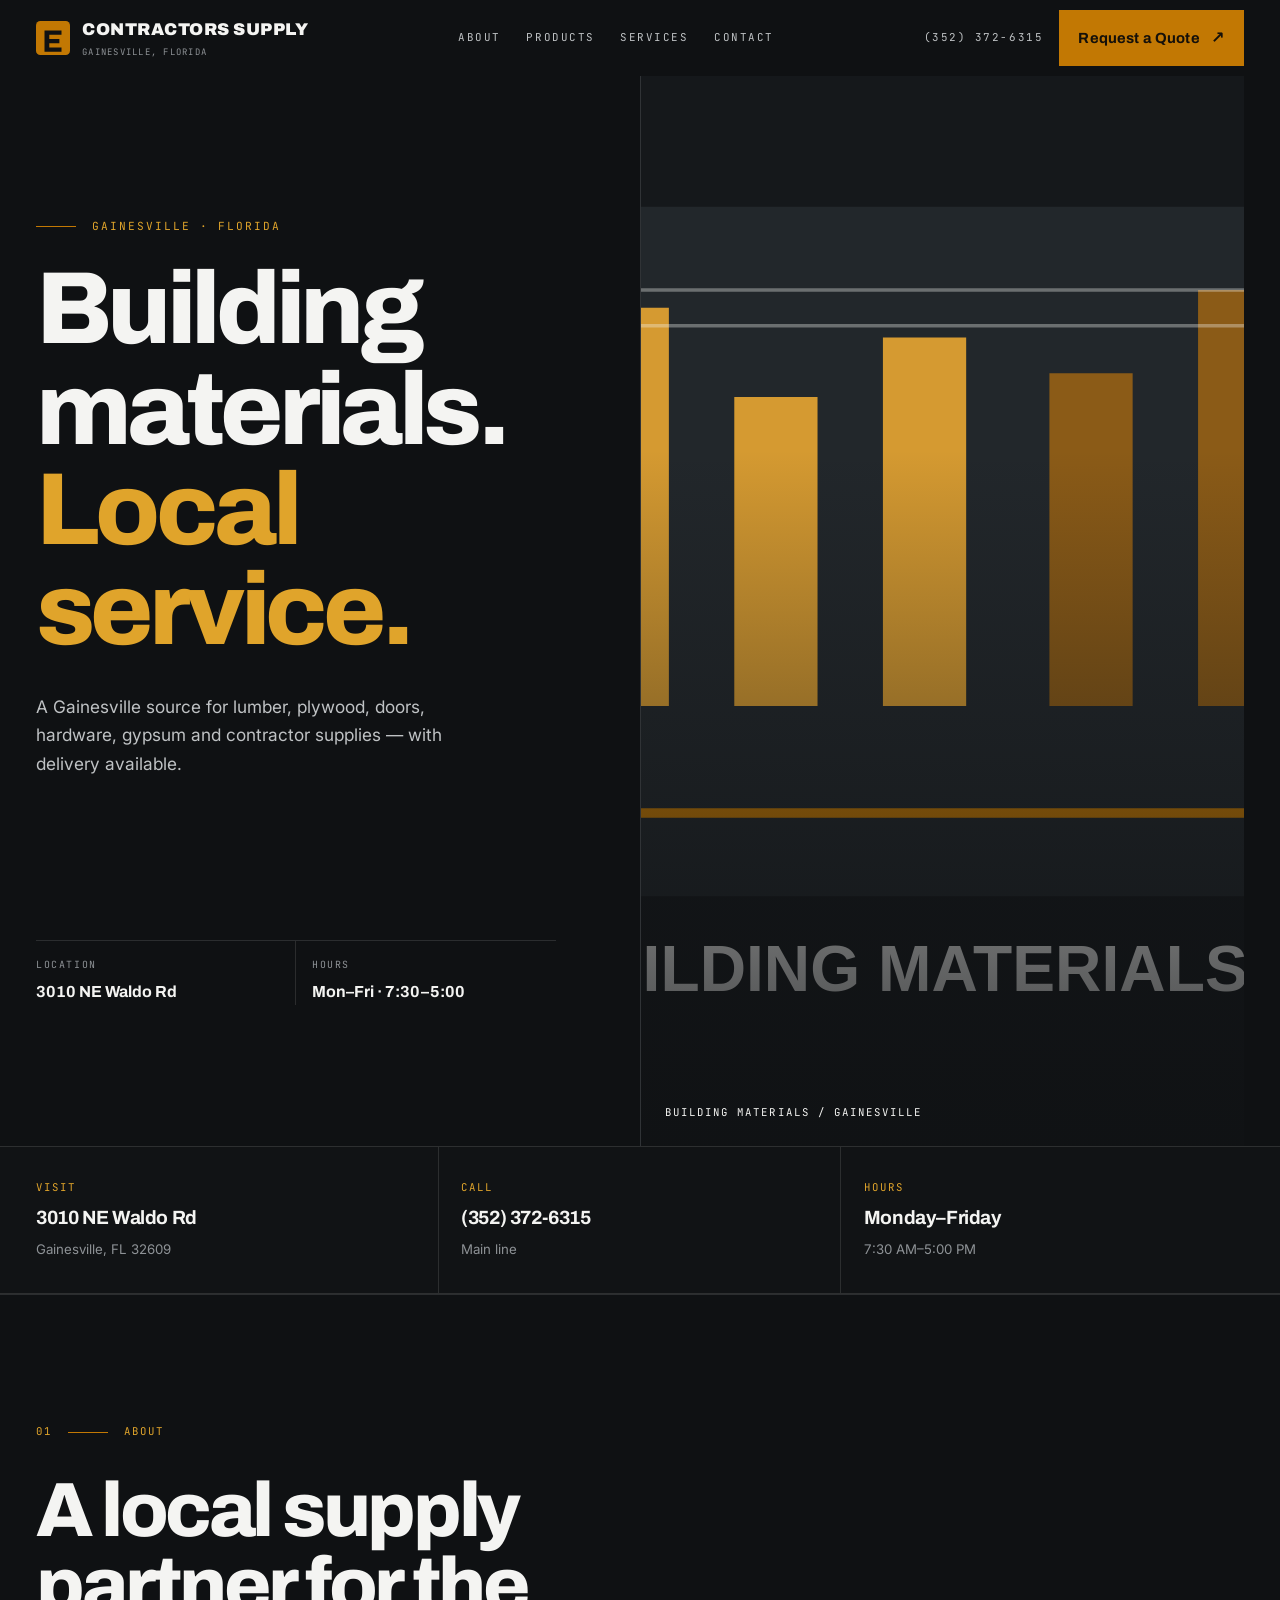
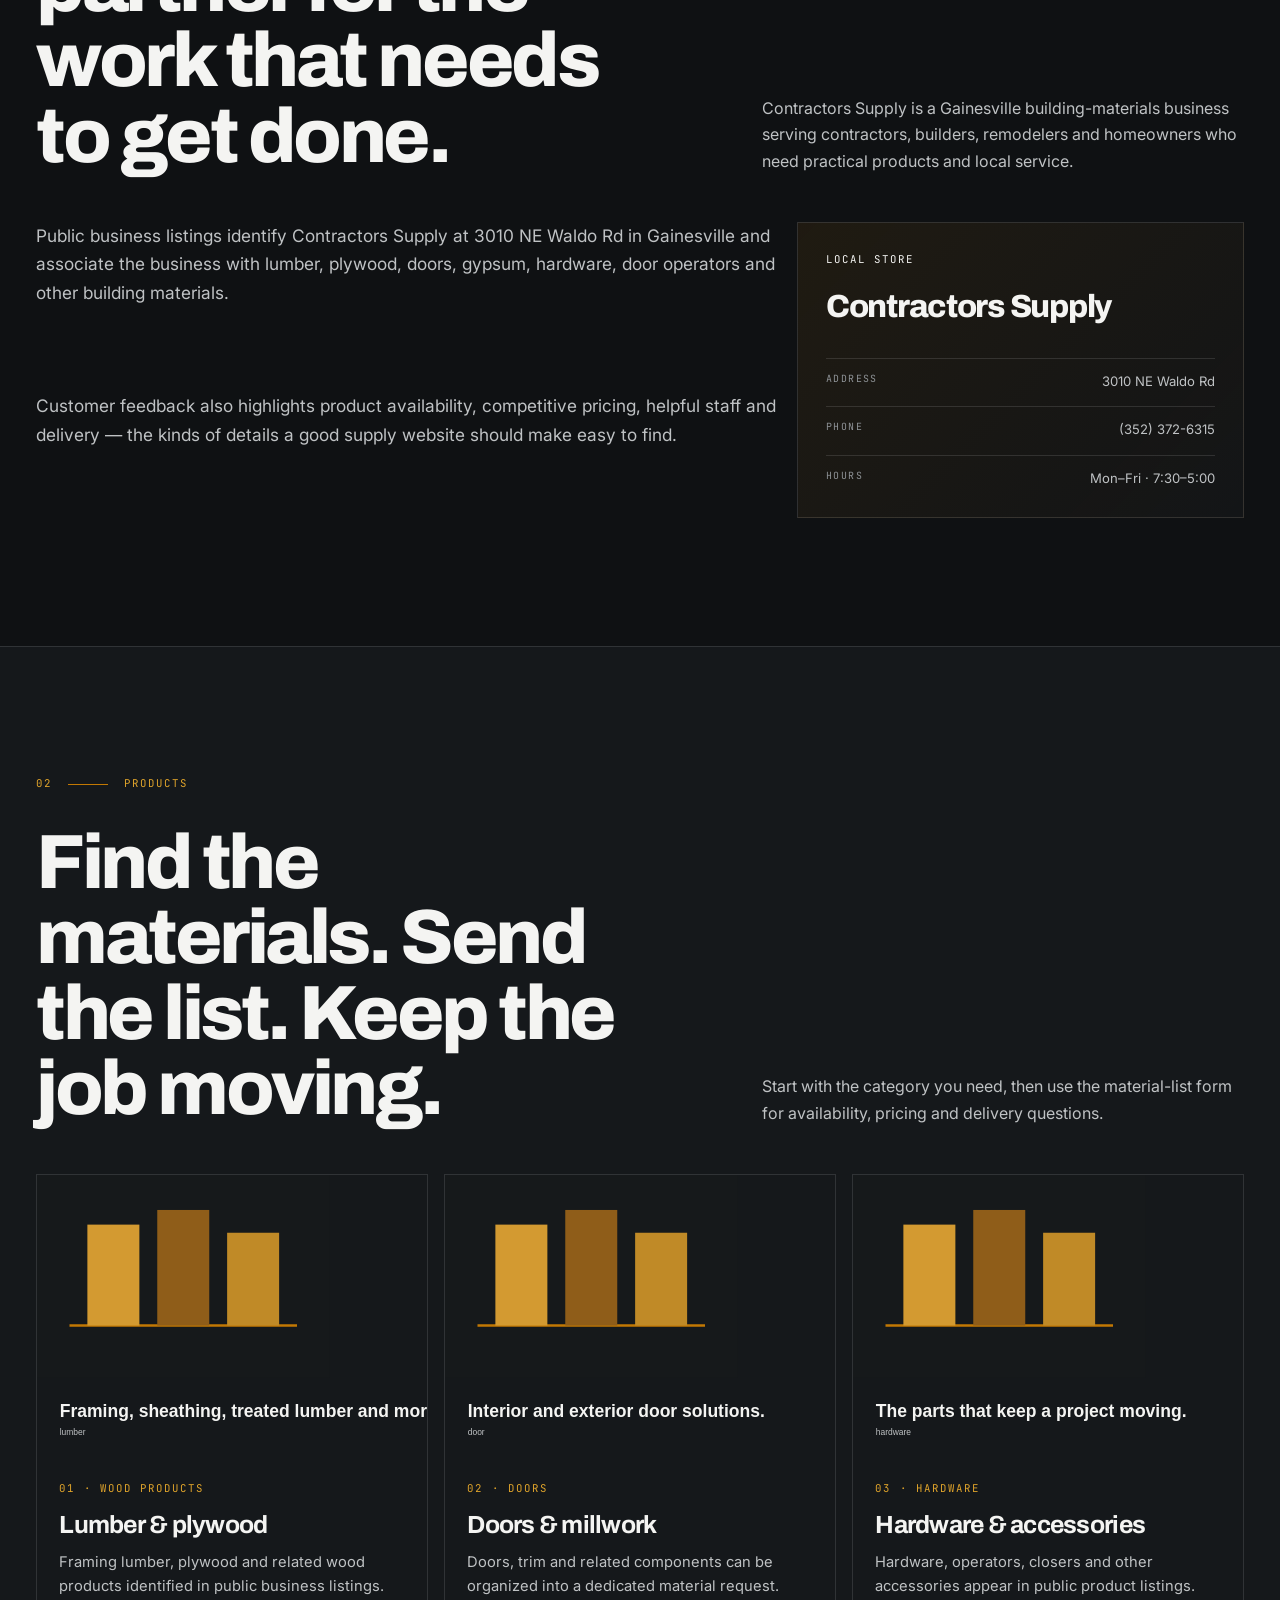
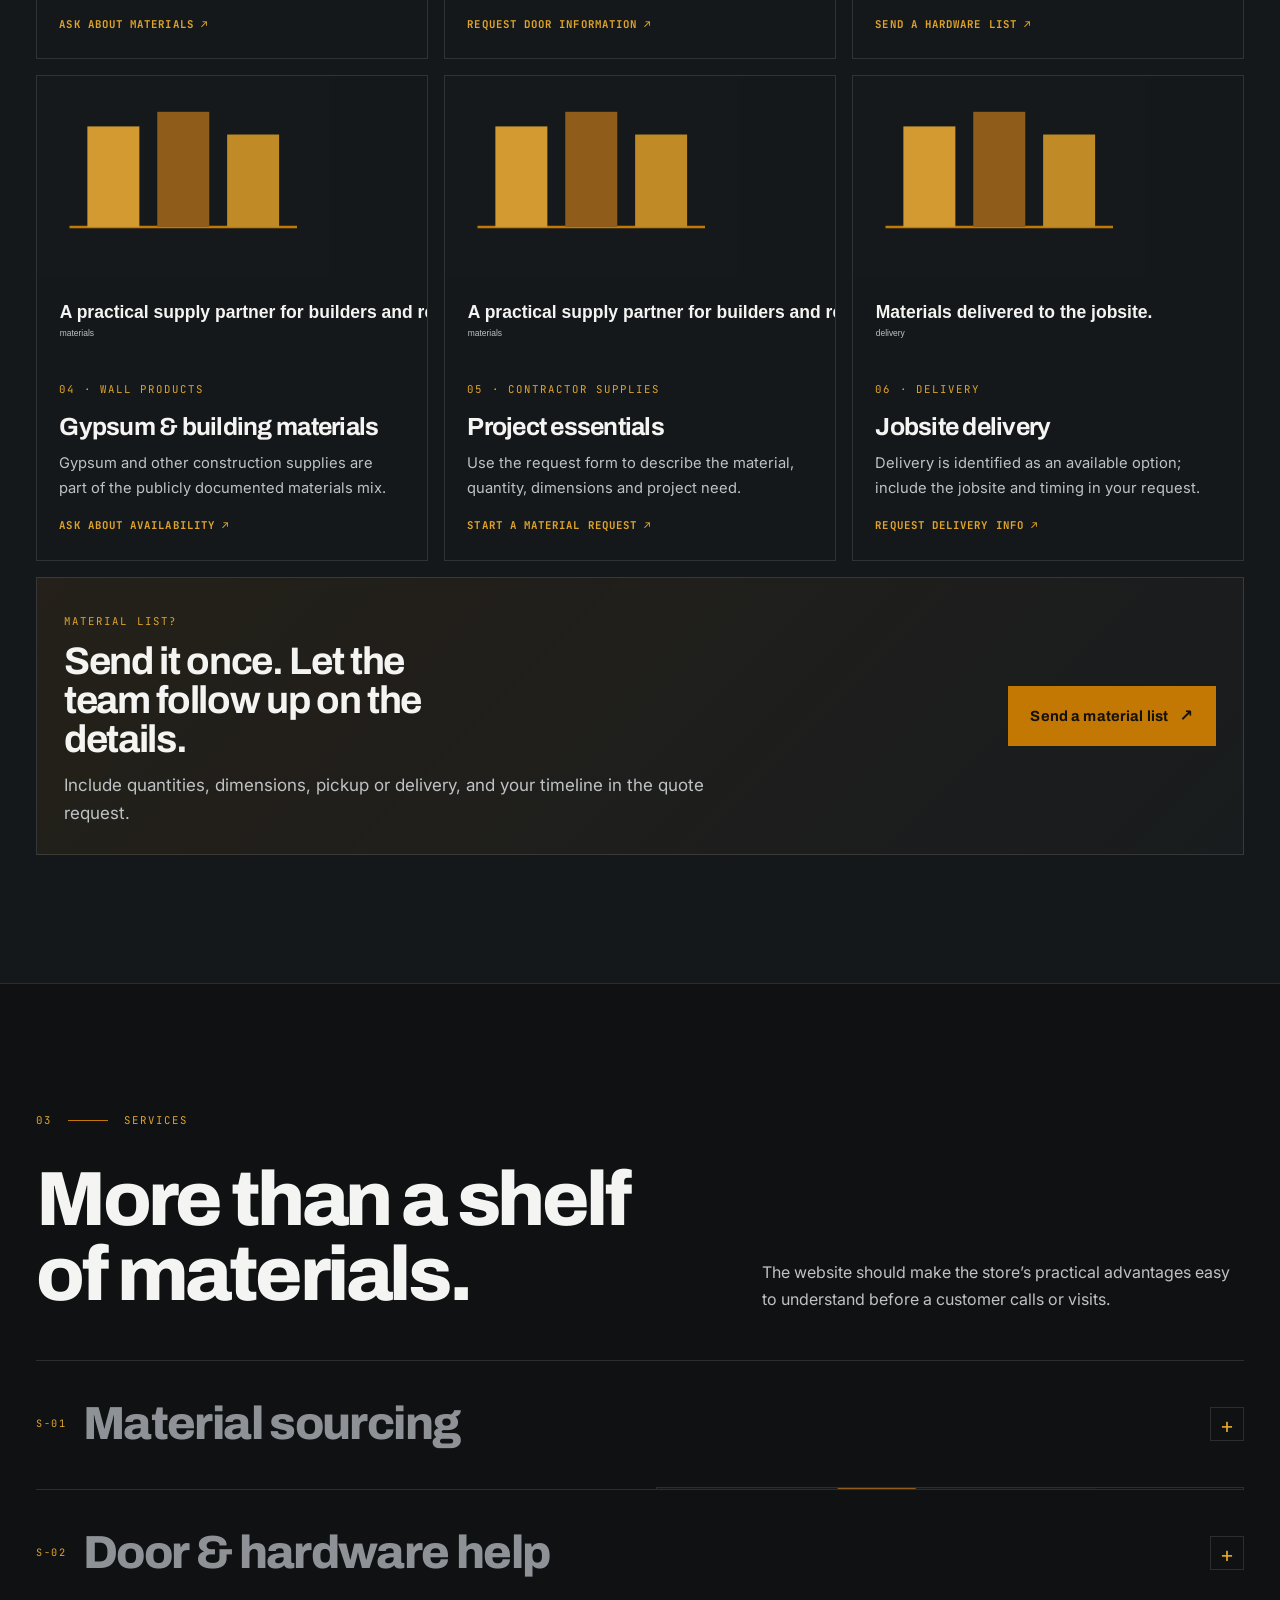
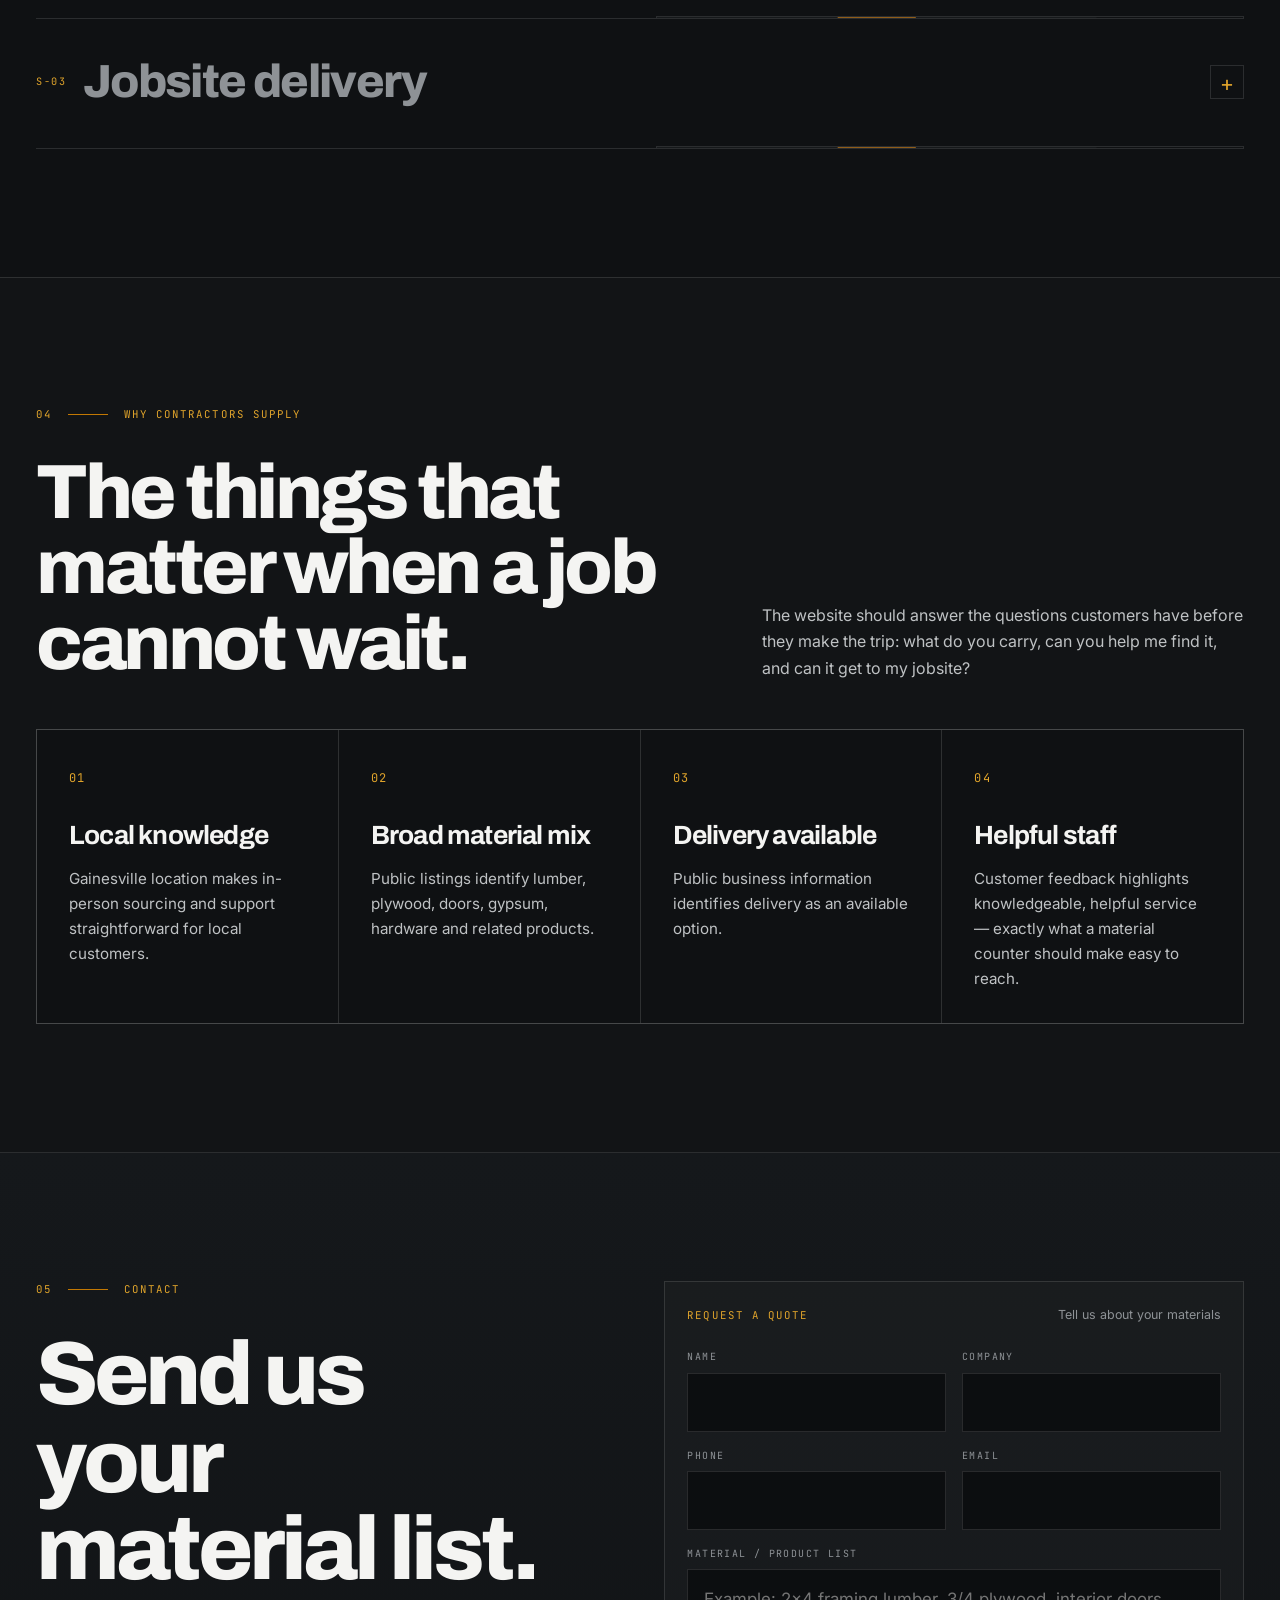
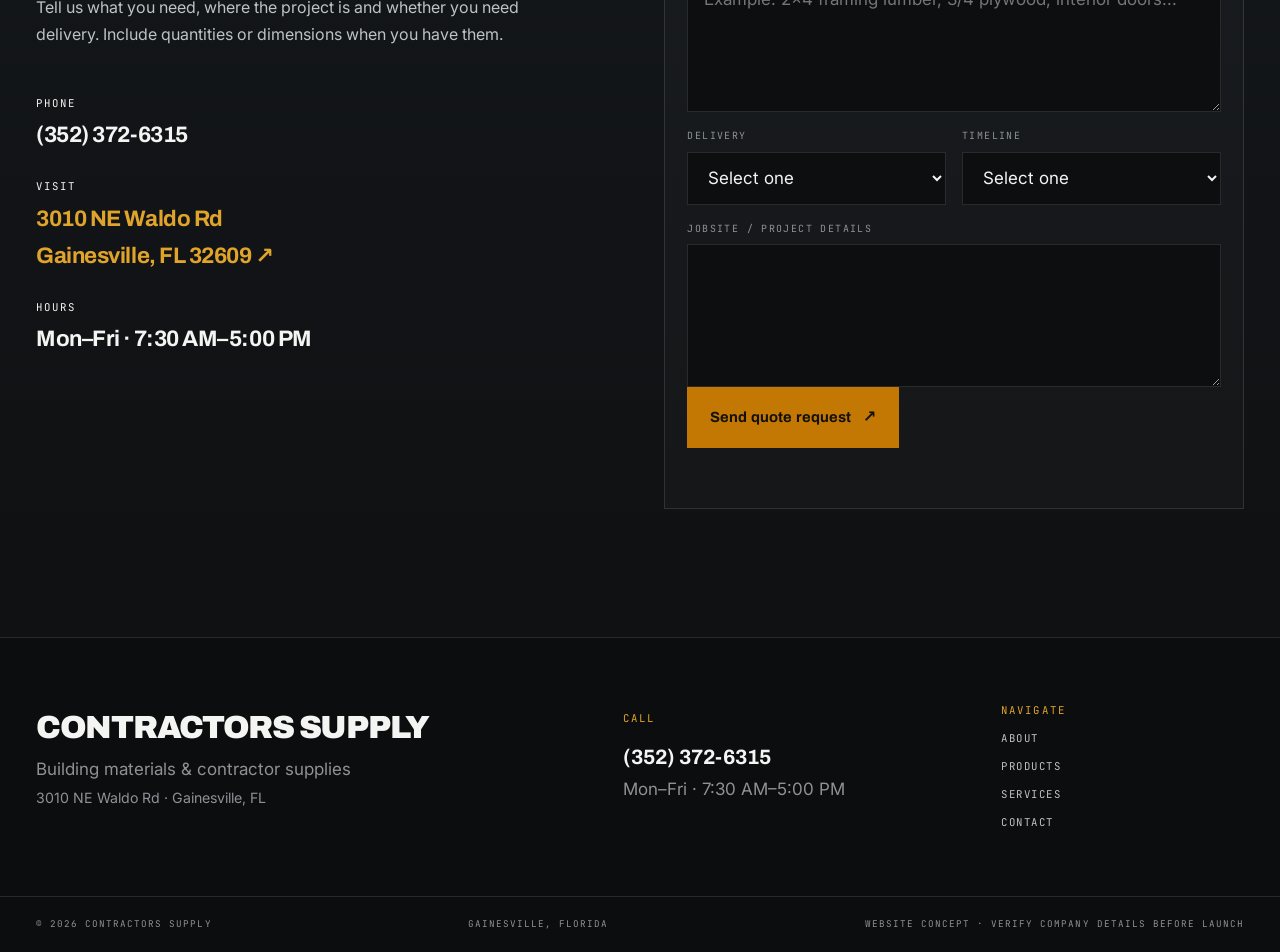
<file: index.html>
<!doctype html>
<html lang="en"><head>
<meta charset="UTF-8"/><meta name="viewport" content="width=device-width, initial-scale=1.0"/>
<meta name="theme-color" content="#0f1113"/>
<link rel="preconnect" href="https://fonts.googleapis.com"/><link rel="preconnect" href="https://fonts.gstatic.com" crossorigin/>
<link href="https://fonts.googleapis.com/css2?family=Archivo:wght@500;600;700;800;900&family=Inter:wght@400;500;600;700&family=JetBrains+Mono:wght@400;500;700&display=swap" rel="stylesheet"/>
<link rel="stylesheet" href="css/style.css"/>
<meta name="description" content="Contractors Supply — building materials, contractor supplies, doors, lumber and delivery in Gainesville, Florida."/><title>Contractors Supply | Gainesville, FL</title></head><body><header class="navbar" id="navbar"><div class="container nav-inner">
<a class="brand" href="index.html" aria-label="Contractors Supply home"><span class="brand-mark"><img src="assets/logo/mark.svg" alt=""/></span><span><strong>CONTRACTORS SUPPLY</strong><small>Gainesville, Florida</small></span></a>
<nav class="nav-links" aria-label="Primary navigation"><a href="index.html#about">About</a><a href="index.html#products">Products</a><a href="index.html#services">Services</a><a href="index.html#contact">Contact</a></nav>
<div class="nav-actions"><a class="nav-phone" href="tel:+13523726315">(352) 372-6315</a><a class="btn btn-accent" href="index.html#contact">Request a Quote <span>↗</span></a></div>
<button class="nav-toggle" id="navToggle" type="button" aria-label="Open navigation" aria-controls="mobileMenu" aria-expanded="false"><span></span><span></span><span></span></button></div>
<div class="mobile-menu" id="mobileMenu"><a href="index.html#about">About</a><a href="index.html#products">Products</a><a href="index.html#services">Services</a><a href="index.html#contact">Contact</a><a href="tel:+13523726315">(352) 372-6315</a><a class="btn btn-accent" href="index.html#contact">Request a Quote <span>↗</span></a></div></header>
<main id="top">
<section class="hero"><div class="container hero-grid"><div class="hero-copy"><p class="eyebrow reveal"><span class="rule"></span> Gainesville · Florida</p><h1 class="display reveal">Building materials.<br/><span class="accent">Local service.</span></h1><p class="lead reveal">A Gainesville source for lumber, plywood, doors, hardware, gypsum and contractor supplies — with delivery available.</p><div class="hero-actions reveal"><a class="btn btn-accent btn-lg" href="#contact">Request a Quote <span>↗</span></a><a class="btn btn-outline btn-lg" href="tel:+13523726315">Call (352) 372-6315</a></div><div class="hero-meta reveal"><div><span>Location</span><strong>3010 NE Waldo Rd</strong></div><div><span>Hours</span><strong>Mon–Fri · 7:30–5:00</strong></div></div></div><div class="hero-media reveal"><img src="assets/images/hero/construction-supply.svg" alt="Concept illustration of building materials in a local supply yard" fetchpriority="high"/><div class="hero-media-content"><span class="stamp">Building materials / Gainesville</span></div></div></div></section>
<section class="trust-bar" aria-label="Business information"><div class="container trust-grid"><div class="trust-item"><span class="stamp accent">Visit</span><strong>3010 NE Waldo Rd</strong><span class="muted">Gainesville, FL 32609</span></div><div class="trust-item"><span class="stamp accent">Call</span><strong>(352) 372-6315</strong><span class="muted">Main line</span></div><div class="trust-item"><span class="stamp accent">Hours</span><strong>Monday–Friday</strong><span class="muted">7:30 AM–5:00 PM</span></div></div></section>
<section class="section" id="about"><div class="container"><div class="section-head reveal"><span class="section-no accent">01</span><span class="section-line"></span><span class="stamp accent">About</span></div><div class="split-heading"><h2 class="display reveal">A local supply partner for the work that needs to get done.</h2><p class="section-intro reveal">Contractors Supply is a Gainesville building-materials business serving contractors, builders, remodelers and homeowners who need practical products and local service.</p></div><div class="about-grid"><div class="about-copy reveal"><p>Public business listings identify Contractors Supply at 3010 NE Waldo Rd in Gainesville and associate the business with lumber, plywood, doors, gypsum, hardware, door operators and other building materials.</p><p>Customer feedback also highlights product availability, competitive pricing, helpful staff and delivery — the kinds of details a good supply website should make easy to find.</p></div><aside class="license-card reveal"><div class="card-kicker">Local store</div><div class="license-person">Contractors Supply</div><dl><div><dt>Address</dt><dd>3010 NE Waldo Rd</dd></div><div><dt>Phone</dt><dd class="accent">(352) 372-6315</dd></div><div><dt>Hours</dt><dd>Mon–Fri · 7:30–5:00</dd></div></dl></aside></div></div></section>
<section class="section section-dark" id="products">
<div class="container">
<div class="section-head reveal"><span class="section-no accent">02</span><span class="section-line"></span><span class="stamp accent">Products</span></div>
<div class="split-heading"><h2 class="display reveal">Find the materials. Send the list. Keep the job moving.</h2><p class="section-intro reveal">Start with the category you need, then use the material-list form for availability, pricing and delivery questions.</p></div>
<div class="product-grid">
<article class="product-card reveal"><img src="assets/images/products/lumber.svg" alt="Concept illustration of lumber and plywood" loading="lazy"/><div class="product-card-body"><span class="stamp accent">01 · Wood products</span><h3>Lumber &amp; plywood</h3><p>Framing lumber, plywood and related wood products identified in public business listings.</p><a class="text-link" href="#contact">Ask about materials <span>↗</span></a></div></article>
<article class="product-card reveal"><img src="assets/images/products/doors.svg" alt="Concept illustration of a door and entry unit" loading="lazy"/><div class="product-card-body"><span class="stamp accent">02 · Doors</span><h3>Doors &amp; millwork</h3><p>Doors, trim and related components can be organized into a dedicated material request.</p><a class="text-link" href="#contact">Request door information <span>↗</span></a></div></article>
<article class="product-card reveal"><img src="assets/images/products/hardware.svg" alt="Concept illustration of construction hardware" loading="lazy"/><div class="product-card-body"><span class="stamp accent">03 · Hardware</span><h3>Hardware &amp; accessories</h3><p>Hardware, operators, closers and other accessories appear in public product listings.</p><a class="text-link" href="#contact">Send a hardware list <span>↗</span></a></div></article>
<article class="product-card reveal"><img src="assets/images/service/building-materials.svg" alt="Concept illustration of building materials" loading="lazy"/><div class="product-card-body"><span class="stamp accent">04 · Wall products</span><h3>Gypsum &amp; building materials</h3><p>Gypsum and other construction supplies are part of the publicly documented materials mix.</p><a class="text-link" href="#contact">Ask about availability <span>↗</span></a></div></article>
<article class="product-card reveal"><img src="assets/images/service/building-materials.svg" alt="Concept illustration of contractor supplies" loading="lazy"/><div class="product-card-body"><span class="stamp accent">05 · Contractor supplies</span><h3>Project essentials</h3><p>Use the request form to describe the material, quantity, dimensions and project need.</p><a class="text-link" href="#contact">Start a material request <span>↗</span></a></div></article>
<article class="product-card reveal"><img src="assets/images/products/delivery.svg" alt="Concept illustration of local building-material delivery" loading="lazy"/><div class="product-card-body"><span class="stamp accent">06 · Delivery</span><h3>Jobsite delivery</h3><p>Delivery is identified as an available option; include the jobsite and timing in your request.</p><a class="text-link" href="#contact">Request delivery info <span>↗</span></a></div></article>
</div>
<div class="quote-strip reveal"><div><span class="stamp accent">Material list?</span><h3>Send it once. Let the team follow up on the details.</h3><p>Include quantities, dimensions, pickup or delivery, and your timeline in the quote request.</p></div><a class="btn btn-accent btn-lg" href="#contact">Send a material list <span>↗</span></a></div>
</div>
</section>

<section class="section" id="services"><div class="container"><div class="section-head reveal"><span class="section-no accent">03</span><span class="section-line"></span><span class="stamp accent">Services</span></div><div class="split-heading"><h2 class="display reveal">More than a shelf of materials.</h2><p class="section-intro reveal">The website should make the store’s practical advantages easy to understand before a customer calls or visits.</p></div><div class="service-list"><article class="service-row reveal"><button class="service-toggle" type="button" aria-expanded="false"><span class="service-no">S-01</span><span class="service-name">Material sourcing</span><span class="service-plus">+</span></button><div class="service-panel"><p>Tell us what you need, how much you need and when you need it. The team can help determine availability and next steps.</p><img src="assets/images/service/building-materials.svg" alt="Building materials concept artwork" loading="lazy"/></div></article><article class="service-row reveal"><button class="service-toggle" type="button" aria-expanded="false"><span class="service-no">S-02</span><span class="service-name">Door &amp; hardware help</span><span class="service-plus">+</span></button><div class="service-panel"><p>Doors, trim, hardware and operating components can be organized into a dedicated department with clear contact and quote paths.</p><img src="assets/images/products/doors.svg" alt="Door concept artwork" loading="lazy"/></div></article><article class="service-row reveal"><button class="service-toggle" type="button" aria-expanded="false"><span class="service-no">S-03</span><span class="service-name">Jobsite delivery</span><span class="service-plus">+</span></button><div class="service-panel"><p>Delivery is available. Use the quote form to provide the jobsite address, preferred timing and material list.</p><img src="assets/images/service/jobsite-delivery.svg" alt="Jobsite delivery concept artwork" loading="lazy"/></div></article></div></div></section>
<section class="section section-muted">
<div class="container">
<div class="section-head reveal"><span class="section-no accent">04</span><span class="section-line"></span><span class="stamp accent">Why Contractors Supply</span></div>
<div class="split-heading"><h2 class="display reveal">The things that matter when a job cannot wait.</h2><p class="section-intro reveal">The website should answer the questions customers have before they make the trip: what do you carry, can you help me find it, and can it get to my jobsite?</p></div>
<div class="why-grid">
<article class="why-card reveal"><span class="why-no accent">01</span><h3>Local knowledge</h3><p>Gainesville location makes in-person sourcing and support straightforward for local customers.</p></article>
<article class="why-card reveal"><span class="why-no accent">02</span><h3>Broad material mix</h3><p>Public listings identify lumber, plywood, doors, gypsum, hardware and related products.</p></article>
<article class="why-card reveal"><span class="why-no accent">03</span><h3>Delivery available</h3><p>Public business information identifies delivery as an available option.</p></article>
<article class="why-card reveal"><span class="why-no accent">04</span><h3>Helpful staff</h3><p>Customer feedback highlights knowledgeable, helpful service — exactly what a material counter should make easy to reach.</p></article>
</div>
</div>
</section>

<section class="section contact-section" id="contact"><div class="container contact-grid"><div class="contact-copy"><div class="section-head reveal"><span class="section-no accent">05</span><span class="section-line"></span><span class="stamp accent">Contact</span></div><h2 class="display reveal">Send us your material list.</h2><p class="section-intro reveal">Tell us what you need, where the project is and whether you need delivery. Include quantities or dimensions when you have them.</p><div class="contact-details reveal"><a href="tel:+13523726315"><span class="stamp">Phone</span><strong>(352) 372-6315</strong></a><div><span class="stamp">Visit</span><strong><a class="inline-link" href="https://www.google.com/maps/search/?api=1&amp;query=3010+NE+Waldo+Rd+Gainesville+FL+32609" target="_blank" rel="noopener">3010 NE Waldo Rd<br/>Gainesville, FL 32609 ↗</a></strong></div><div><span class="stamp">Hours</span><strong>Mon–Fri · 7:30 AM–5:00 PM</strong></div></div></div><form class="quote-form reveal" id="quoteForm" novalidate><div class="form-heading"><span class="stamp accent">Request a quote</span><p>Tell us about your materials</p></div><div class="form-grid"><label><span>Name</span><input name="name" type="text" autocomplete="name" required/></label><label><span>Company</span><input name="company" type="text" autocomplete="organization"/></label><label><span>Phone</span><input name="phone" type="tel" autocomplete="tel" required/></label><label><span>Email</span><input name="email" type="email" autocomplete="email" required/></label><label class="full"><span>Material / product list</span><textarea name="materials" rows="4" placeholder="Example: 2x4 framing lumber, 3/4 plywood, interior doors..." required></textarea></label><label><span>Delivery</span><select name="delivery"><option value="">Select one</option><option>Pickup</option><option>Delivery</option><option>Not sure</option></select></label><label><span>Timeline</span><select name="timeline"><option value="">Select one</option><option>ASAP</option><option>Within 1 week</option><option>Within 1 month</option><option>Planning ahead</option></select></label><label class="full"><span>Jobsite / project details</span><textarea name="message" rows="4"></textarea></label></div><button class="btn btn-accent btn-lg" type="submit">Send quote request <span>↗</span></button><p class="form-status" id="formStatus" role="status" aria-live="polite"></p></form></div></section></main>
<footer class="footer"><div class="container footer-grid"><div><div class="footer-brand">CONTRACTORS SUPPLY</div><p>Building materials &amp; contractor supplies</p><small>3010 NE Waldo Rd · Gainesville, FL</small></div><div><span class="stamp accent">Call</span><a class="footer-phone" href="tel:+13523726315">(352) 372-6315</a><span>Mon–Fri · 7:30 AM–5:00 PM</span></div><nav class="footer-nav" aria-label="Footer navigation"><span class="stamp accent">Navigate</span><a href="index.html#about">About</a><a href="index.html#products">Products</a><a href="index.html#services">Services</a><a href="index.html#contact">Contact</a></nav></div><div class="container footer-bottom"><p>© <span id="year"></span> Contractors Supply</p><p>Gainesville, Florida</p><p>Website concept · Verify company details before launch</p></div></footer><script src="js/script.js?v=2"></script></body></html>
</file>
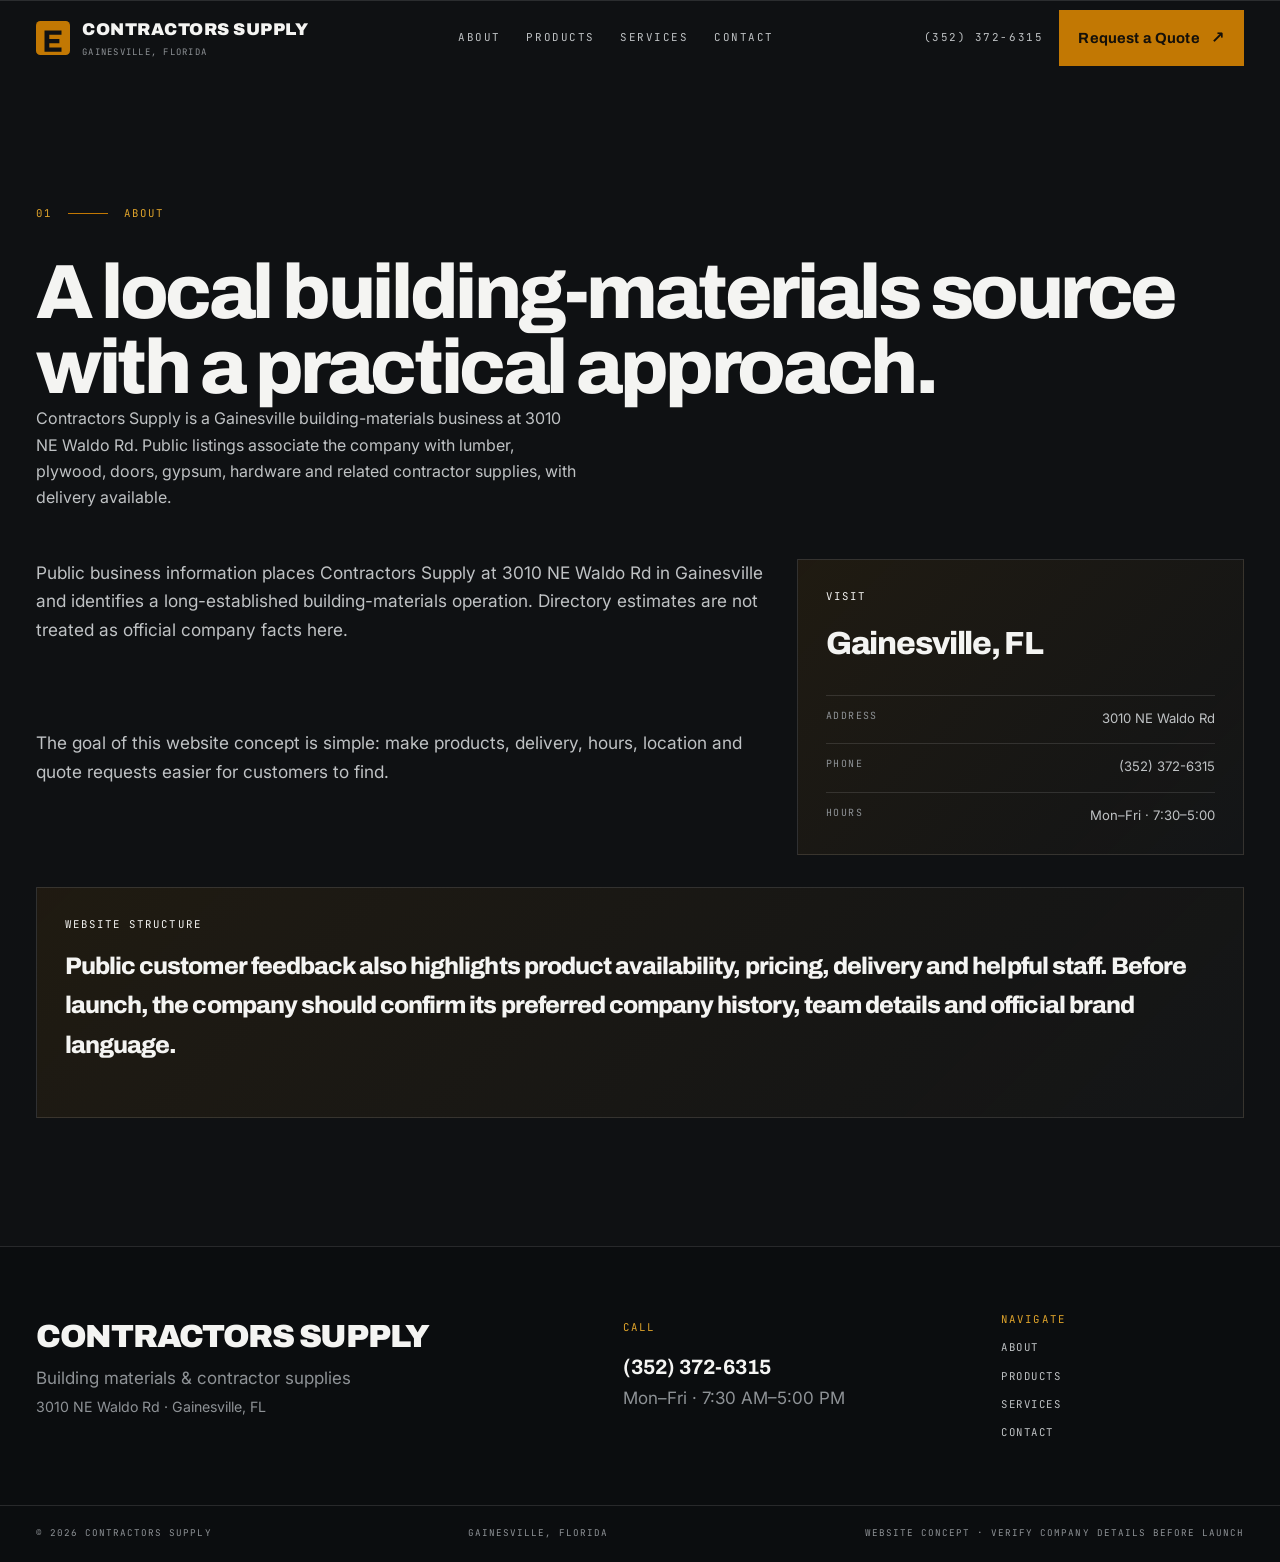
<file: pages/about.html>
<!doctype html>
<html lang="en"><head>
<meta charset="UTF-8"/><meta name="viewport" content="width=device-width, initial-scale=1.0"/>
<meta name="theme-color" content="#0f1113"/>
<link rel="preconnect" href="https://fonts.googleapis.com"/><link rel="preconnect" href="https://fonts.gstatic.com" crossorigin/>
<link href="https://fonts.googleapis.com/css2?family=Archivo:wght@500;600;700;800;900&family=Inter:wght@400;500;600;700&family=JetBrains+Mono:wght@400;500;700&display=swap" rel="stylesheet"/>
<link rel="stylesheet" href="../css/style.css"/>
<meta name="description" content="About Contractors Supply in Gainesville, Florida."/><title>About | Contractors Supply</title></head><body><header class="navbar" id="navbar"><div class="container nav-inner">
<a class="brand" href="../index.html" aria-label="Contractors Supply home"><span class="brand-mark"><img src="../assets/logo/mark.svg" alt=""/></span><span><strong>CONTRACTORS SUPPLY</strong><small>Gainesville, Florida</small></span></a>
<nav class="nav-links" aria-label="Primary navigation"><a href="../index.html#about">About</a><a href="../index.html#products">Products</a><a href="../index.html#services">Services</a><a href="../index.html#contact">Contact</a></nav>
<div class="nav-actions"><a class="nav-phone" href="tel:+13523726315">(352) 372-6315</a><a class="btn btn-accent" href="../index.html#contact">Request a Quote <span>↗</span></a></div>
<button class="nav-toggle" id="navToggle" type="button" aria-label="Open navigation" aria-controls="mobileMenu" aria-expanded="false"><span></span><span></span><span></span></button></div>
<div class="mobile-menu" id="mobileMenu"><a href="../index.html#about">About</a><a href="../index.html#products">Products</a><a href="../index.html#services">Services</a><a href="../index.html#contact">Contact</a><a href="tel:+13523726315">(352) 372-6315</a><a class="btn btn-accent" href="../index.html#contact">Request a Quote <span>↗</span></a></div></header><main class="section" style="padding-top:calc(76px + var(--section-pad));"><div class="container"><div class="section-head"><span class="section-no accent">01</span><span class="section-line"></span><span class="stamp accent">About</span></div><h1 class="display section-title">A local building-materials source with a practical approach.</h1><p class="section-intro">Contractors Supply is a Gainesville building-materials business at 3010 NE Waldo Rd. Public listings associate the company with lumber, plywood, doors, gypsum, hardware and related contractor supplies, with delivery available.</p><div class="about-grid" style="margin-top:3rem"><div class="about-copy"><p>Public business information places Contractors Supply at 3010 NE Waldo Rd in Gainesville and identifies a long-established building-materials operation. Directory estimates are not treated as official company facts here.</p><p>The goal of this website concept is simple: make products, delivery, hours, location and quote requests easier for customers to find.</p></div><aside class="license-card"><div class="card-kicker">Visit</div><div class="license-person">Gainesville, FL</div><dl><div><dt>Address</dt><dd>3010 NE Waldo Rd</dd></div><div><dt>Phone</dt><dd class="accent">(352) 372-6315</dd></div><div><dt>Hours</dt><dd>Mon–Fri · 7:30–5:00</dd></div></dl></aside></div><div class="license-card" style="margin-top:2rem"><div class="card-kicker">Website structure</div><div class="license-person" style="font-size:1.5rem">Public customer feedback also highlights product availability, pricing, delivery and helpful staff. Before launch, the company should confirm its preferred company history, team details and official brand language.</div></div></div></main><footer class="footer"><div class="container footer-grid"><div><div class="footer-brand">CONTRACTORS SUPPLY</div><p>Building materials &amp; contractor supplies</p><small>3010 NE Waldo Rd · Gainesville, FL</small></div><div><span class="stamp accent">Call</span><a class="footer-phone" href="tel:+13523726315">(352) 372-6315</a><span>Mon–Fri · 7:30 AM–5:00 PM</span></div><nav class="footer-nav" aria-label="Footer navigation"><span class="stamp accent">Navigate</span><a href="../index.html#about">About</a><a href="../index.html#products">Products</a><a href="../index.html#services">Services</a><a href="../index.html#contact">Contact</a></nav></div><div class="container footer-bottom"><p>© <span id="year"></span> Contractors Supply</p><p>Gainesville, Florida</p><p>Website concept · Verify company details before launch</p></div></footer><script src="../js/script.js?v=2"></script></body></html>
</file>
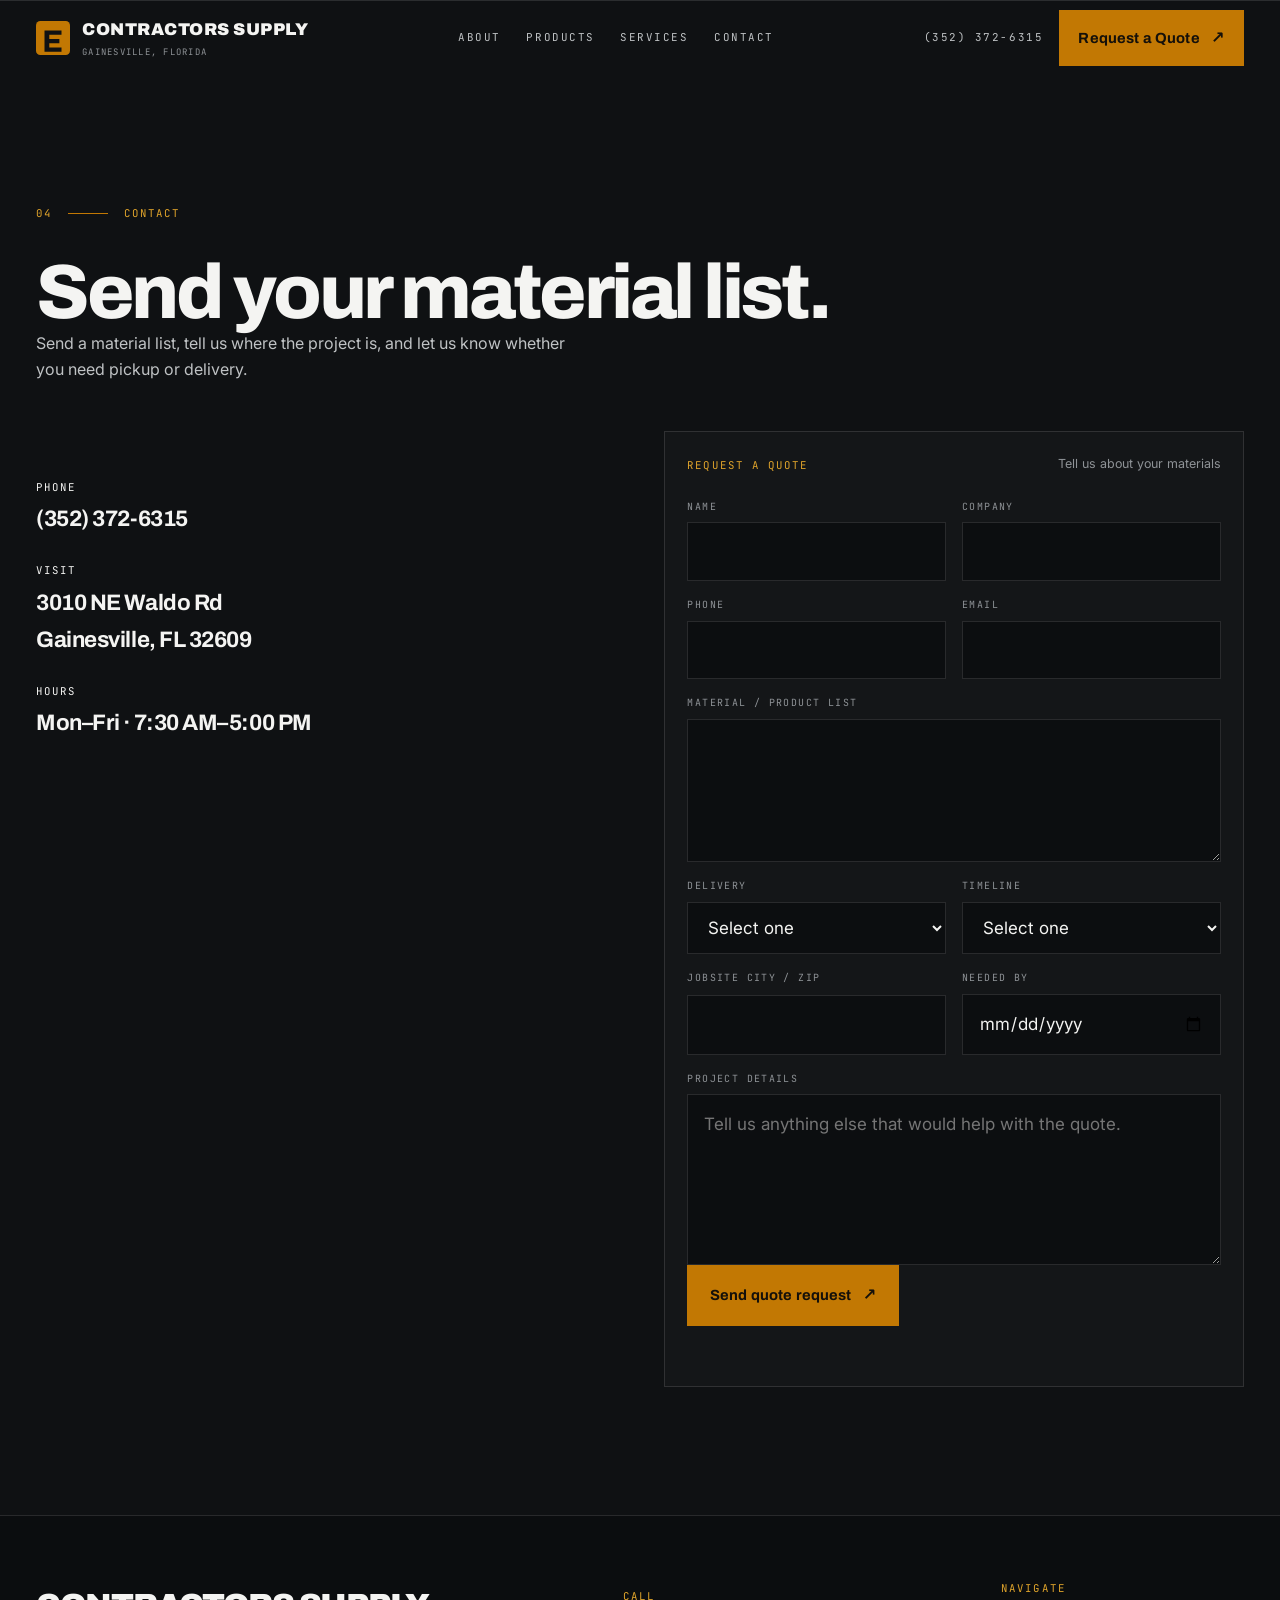
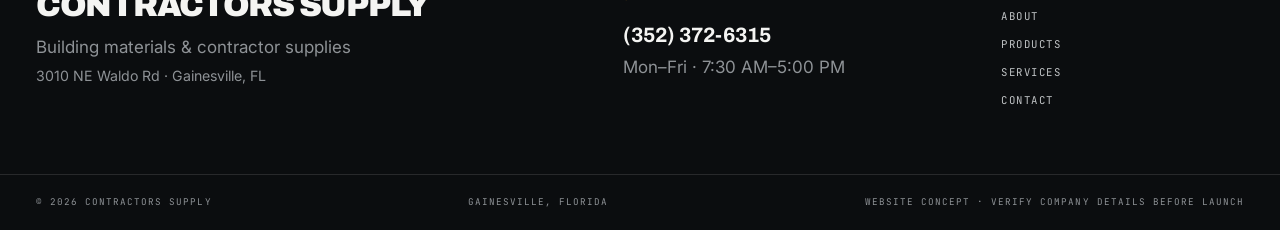
<file: pages/contact.html>
<!doctype html>
<html lang="en"><head>
<meta charset="UTF-8"/><meta name="viewport" content="width=device-width, initial-scale=1.0"/>
<meta name="theme-color" content="#0f1113"/>
<link rel="preconnect" href="https://fonts.googleapis.com"/><link rel="preconnect" href="https://fonts.gstatic.com" crossorigin/>
<link href="https://fonts.googleapis.com/css2?family=Archivo:wght@500;600;700;800;900&family=Inter:wght@400;500;600;700&family=JetBrains+Mono:wght@400;500;700&display=swap" rel="stylesheet"/>
<link rel="stylesheet" href="../css/style.css"/>
<meta name="description" content="Request a quote from Contractors Supply in Gainesville, Florida."/><title>Request a Quote | Contractors Supply</title></head><body><header class="navbar" id="navbar"><div class="container nav-inner">
<a class="brand" href="../index.html" aria-label="Contractors Supply home"><span class="brand-mark"><img src="../assets/logo/mark.svg" alt=""/></span><span><strong>CONTRACTORS SUPPLY</strong><small>Gainesville, Florida</small></span></a>
<nav class="nav-links" aria-label="Primary navigation"><a href="../index.html#about">About</a><a href="../index.html#products">Products</a><a href="../index.html#services">Services</a><a href="../index.html#contact">Contact</a></nav>
<div class="nav-actions"><a class="nav-phone" href="tel:+13523726315">(352) 372-6315</a><a class="btn btn-accent" href="../index.html#contact">Request a Quote <span>↗</span></a></div>
<button class="nav-toggle" id="navToggle" type="button" aria-label="Open navigation" aria-controls="mobileMenu" aria-expanded="false"><span></span><span></span><span></span></button></div>
<div class="mobile-menu" id="mobileMenu"><a href="../index.html#about">About</a><a href="../index.html#products">Products</a><a href="../index.html#services">Services</a><a href="../index.html#contact">Contact</a><a href="tel:+13523726315">(352) 372-6315</a><a class="btn btn-accent" href="../index.html#contact">Request a Quote <span>↗</span></a></div></header><main class="section" style="padding-top:calc(76px + var(--section-pad));"><div class="container"><div class="section-head"><span class="section-no accent">04</span><span class="section-line"></span><span class="stamp accent">Contact</span></div><h1 class="display section-title">Send your material list.</h1><p class="section-intro">Send a material list, tell us where the project is, and let us know whether you need pickup or delivery.</p><div class="contact-grid" style="margin-top:3rem"><div><div class="contact-details"><a href="tel:+13523726315"><span class="stamp">Phone</span><strong>(352) 372-6315</strong></a><div><span class="stamp">Visit</span><strong>3010 NE Waldo Rd<br/>Gainesville, FL 32609</strong></div><div><span class="stamp">Hours</span><strong>Mon–Fri · 7:30 AM–5:00 PM</strong></div></div></div><form class="quote-form" id="quoteForm" novalidate><div class="form-heading"><span class="stamp accent">Request a quote</span><p>Tell us about your materials</p></div><div class="form-grid"><label><span>Name</span><input name="name" required/></label><label><span>Company</span><input name="company"/></label><label><span>Phone</span><input name="phone" type="tel" required/></label><label><span>Email</span><input name="email" type="email" required/></label><label class="full"><span>Material / product list</span><textarea name="materials" rows="4" required></textarea></label><label><span>Delivery</span><select name="delivery"><option value="">Select one</option><option>Pickup</option><option>Delivery</option><option>Not sure</option></select></label><label><span>Timeline</span><select name="timeline"><option value="">Select one</option><option>ASAP</option><option>Within 1 week</option><option>Within 1 month</option><option>Planning ahead</option></select></label><label><span>Jobsite city / ZIP</span><input name="jobsite" autocomplete="postal-code" /></label><label><span>Needed by</span><input name="needed_by" type="date" /></label><label class="full"><span>Project details</span><textarea name="message" rows="5" placeholder="Tell us anything else that would help with the quote."></textarea></label></div><button class="btn btn-accent btn-lg" type="submit">Send quote request <span>↗</span></button><p class="form-status" id="formStatus" role="status" aria-live="polite"></p></form></div></div></main><footer class="footer"><div class="container footer-grid"><div><div class="footer-brand">CONTRACTORS SUPPLY</div><p>Building materials &amp; contractor supplies</p><small>3010 NE Waldo Rd · Gainesville, FL</small></div><div><span class="stamp accent">Call</span><a class="footer-phone" href="tel:+13523726315">(352) 372-6315</a><span>Mon–Fri · 7:30 AM–5:00 PM</span></div><nav class="footer-nav" aria-label="Footer navigation"><span class="stamp accent">Navigate</span><a href="../index.html#about">About</a><a href="../index.html#products">Products</a><a href="../index.html#services">Services</a><a href="../index.html#contact">Contact</a></nav></div><div class="container footer-bottom"><p>© <span id="year"></span> Contractors Supply</p><p>Gainesville, Florida</p><p>Website concept · Verify company details before launch</p></div></footer><script src="../js/script.js?v=2"></script></body></html>
</file>
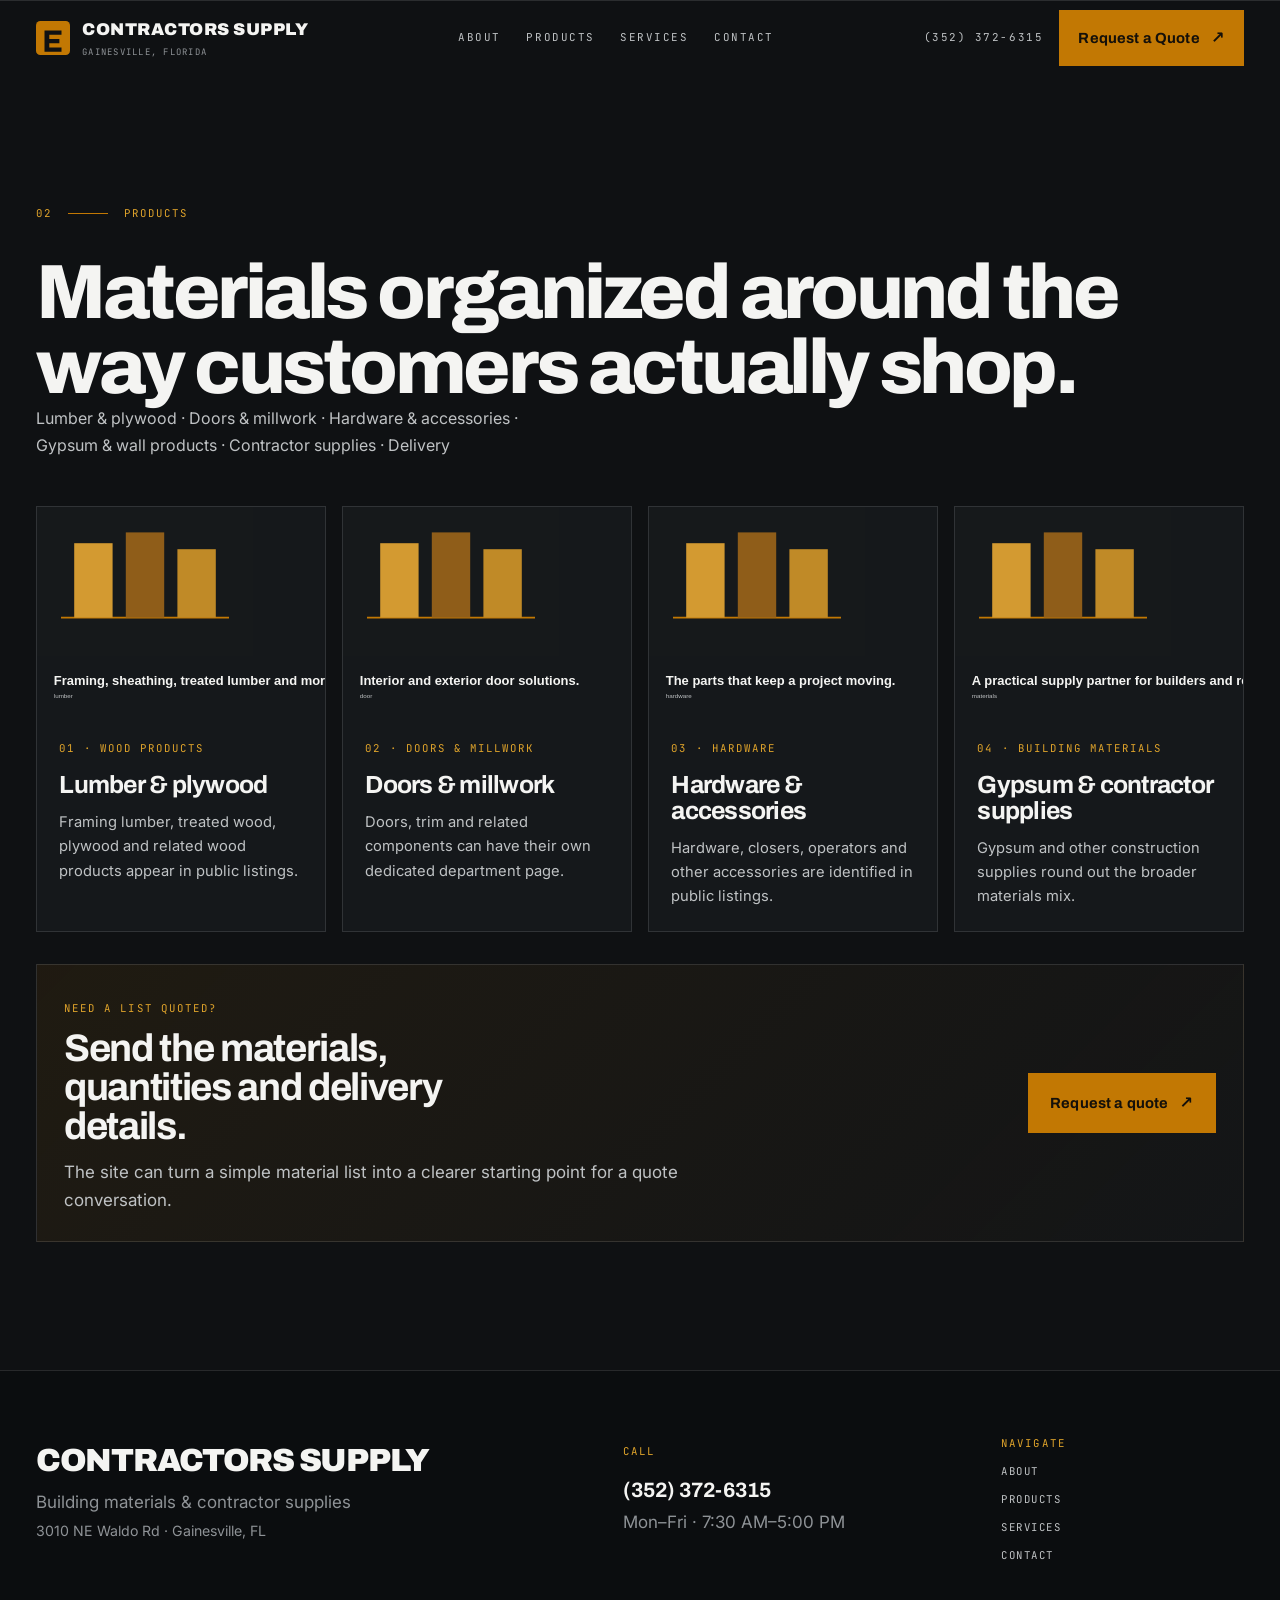
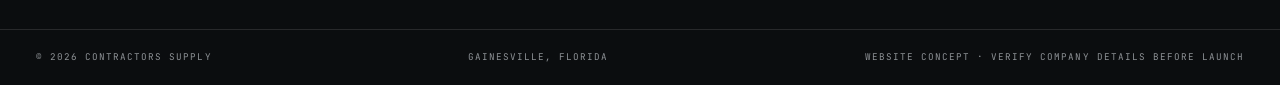
<file: pages/products.html>
<!doctype html>
<html lang="en"><head>
<meta charset="UTF-8"/><meta name="viewport" content="width=device-width, initial-scale=1.0"/>
<meta name="theme-color" content="#0f1113"/>
<link rel="preconnect" href="https://fonts.googleapis.com"/><link rel="preconnect" href="https://fonts.gstatic.com" crossorigin/>
<link href="https://fonts.googleapis.com/css2?family=Archivo:wght@500;600;700;800;900&family=Inter:wght@400;500;600;700&family=JetBrains+Mono:wght@400;500;700&display=swap" rel="stylesheet"/>
<link rel="stylesheet" href="../css/style.css"/>
<meta name="description" content="Building materials and contractor products at Contractors Supply in Gainesville."/><title>Products | Contractors Supply</title></head><body><header class="navbar" id="navbar"><div class="container nav-inner">
<a class="brand" href="../index.html" aria-label="Contractors Supply home"><span class="brand-mark"><img src="../assets/logo/mark.svg" alt=""/></span><span><strong>CONTRACTORS SUPPLY</strong><small>Gainesville, Florida</small></span></a>
<nav class="nav-links" aria-label="Primary navigation"><a href="../index.html#about">About</a><a href="../index.html#products">Products</a><a href="../index.html#services">Services</a><a href="../index.html#contact">Contact</a></nav>
<div class="nav-actions"><a class="nav-phone" href="tel:+13523726315">(352) 372-6315</a><a class="btn btn-accent" href="../index.html#contact">Request a Quote <span>↗</span></a></div>
<button class="nav-toggle" id="navToggle" type="button" aria-label="Open navigation" aria-controls="mobileMenu" aria-expanded="false"><span></span><span></span><span></span></button></div>
<div class="mobile-menu" id="mobileMenu"><a href="../index.html#about">About</a><a href="../index.html#products">Products</a><a href="../index.html#services">Services</a><a href="../index.html#contact">Contact</a><a href="tel:+13523726315">(352) 372-6315</a><a class="btn btn-accent" href="../index.html#contact">Request a Quote <span>↗</span></a></div></header><main class="section" style="padding-top:calc(76px + var(--section-pad));"><div class="container"><div class="section-head"><span class="section-no accent">02</span><span class="section-line"></span><span class="stamp accent">Products</span></div><h1 class="display section-title">Materials organized around the way customers actually shop.</h1><p class="section-intro">Lumber & plywood · Doors & millwork · Hardware & accessories · Gypsum & wall products · Contractor supplies · Delivery</p><div class="project-grid"><article class="project-card"><img src="../assets/images/products/lumber.svg" alt="Lumber concept artwork"/><div class="project-card-body"><span class="stamp accent">01 · Wood products</span><h3>Lumber &amp; plywood</h3><p>Framing lumber, treated wood, plywood and related wood products appear in public listings.</p></div></article><article class="project-card"><img src="../assets/images/products/doors.svg" alt="Doors concept artwork"/><div class="project-card-body"><span class="stamp accent">02 · Doors &amp; millwork</span><h3>Doors &amp; millwork</h3><p>Doors, trim and related components can have their own dedicated department page.</p></div></article><article class="project-card"><img src="../assets/images/products/hardware.svg" alt="Hardware concept artwork"/><div class="project-card-body"><span class="stamp accent">03 · Hardware</span><h3>Hardware &amp; accessories</h3><p>Hardware, closers, operators and other accessories are identified in public listings.</p></div></article><article class="project-card"><img src="../assets/images/service/building-materials.svg" alt="Building materials concept artwork"/><div class="project-card-body"><span class="stamp accent">04 · Building materials</span><h3>Gypsum &amp; contractor supplies</h3><p>Gypsum and other construction supplies round out the broader materials mix.</p></div></article></div><div class="quote-strip" style="margin-top:2rem"><div><span class="stamp accent">Need a list quoted?</span><h3>Send the materials, quantities and delivery details.</h3><p>The site can turn a simple material list into a clearer starting point for a quote conversation.</p></div><a class="btn btn-accent btn-lg" href="../index.html#contact">Request a quote <span>↗</span></a></div></div></main><footer class="footer"><div class="container footer-grid"><div><div class="footer-brand">CONTRACTORS SUPPLY</div><p>Building materials &amp; contractor supplies</p><small>3010 NE Waldo Rd · Gainesville, FL</small></div><div><span class="stamp accent">Call</span><a class="footer-phone" href="tel:+13523726315">(352) 372-6315</a><span>Mon–Fri · 7:30 AM–5:00 PM</span></div><nav class="footer-nav" aria-label="Footer navigation"><span class="stamp accent">Navigate</span><a href="../index.html#about">About</a><a href="../index.html#products">Products</a><a href="../index.html#services">Services</a><a href="../index.html#contact">Contact</a></nav></div><div class="container footer-bottom"><p>© <span id="year"></span> Contractors Supply</p><p>Gainesville, Florida</p><p>Website concept · Verify company details before launch</p></div></footer><script src="../js/script.js?v=2"></script></body></html>
</file>
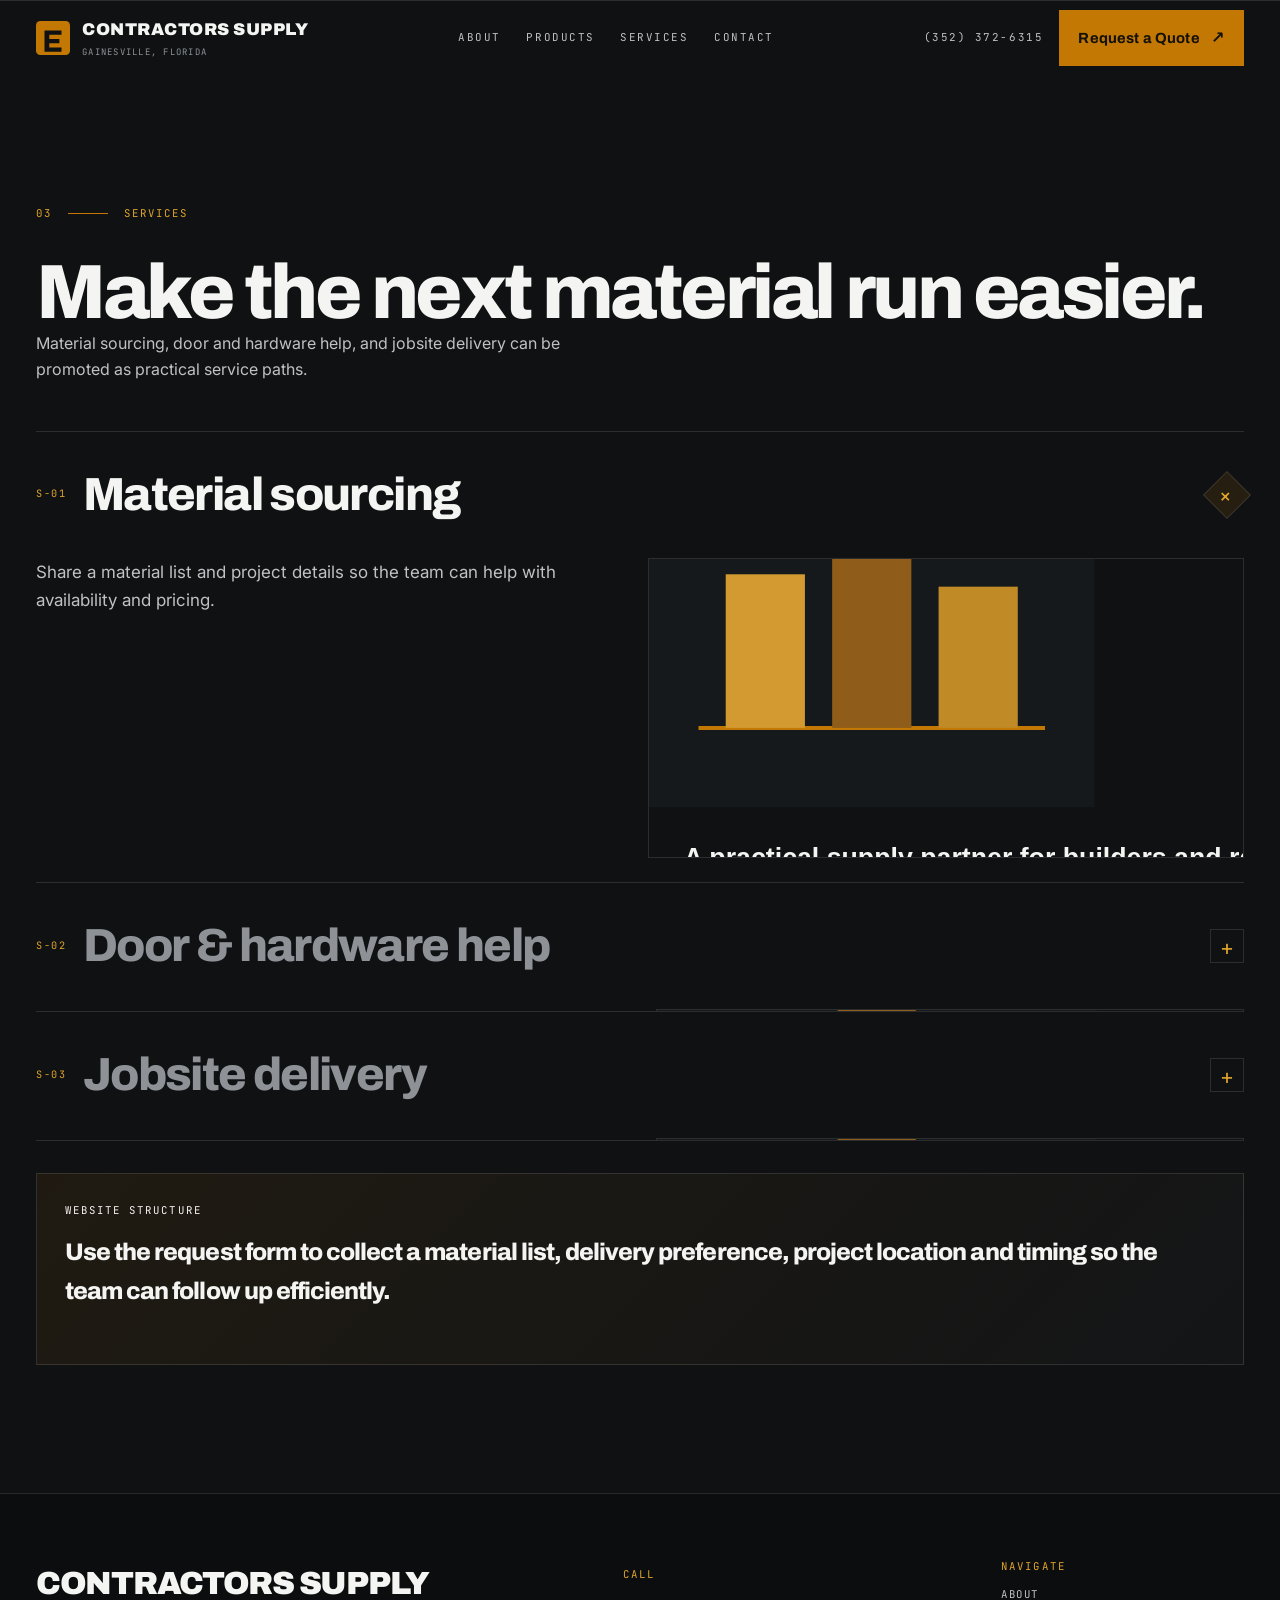
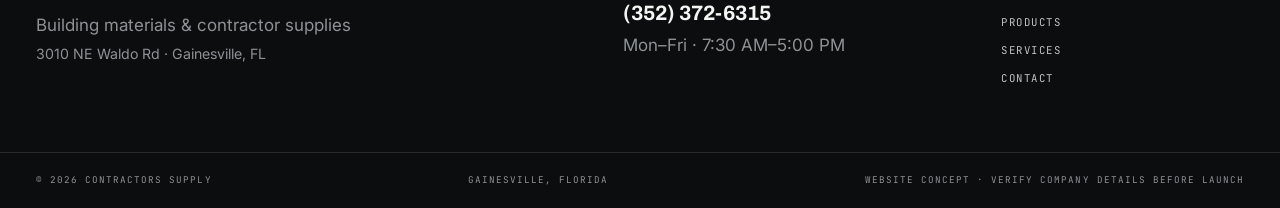
<file: pages/projects.html>
<!doctype html>
<html lang="en"><head>
<meta charset="UTF-8"/><meta name="viewport" content="width=device-width, initial-scale=1.0"/>
<meta name="theme-color" content="#0f1113"/>
<link rel="preconnect" href="https://fonts.googleapis.com"/><link rel="preconnect" href="https://fonts.gstatic.com" crossorigin/>
<link href="https://fonts.googleapis.com/css2?family=Archivo:wght@500;600;700;800;900&family=Inter:wght@400;500;600;700&family=JetBrains+Mono:wght@400;500;700&display=swap" rel="stylesheet"/>
<link rel="stylesheet" href="../css/style.css"/>
<meta name="description" content="Delivery and material-support services from Contractors Supply in Gainesville."/><title>Services | Contractors Supply</title></head><body><header class="navbar" id="navbar"><div class="container nav-inner">
<a class="brand" href="../index.html" aria-label="Contractors Supply home"><span class="brand-mark"><img src="../assets/logo/mark.svg" alt=""/></span><span><strong>CONTRACTORS SUPPLY</strong><small>Gainesville, Florida</small></span></a>
<nav class="nav-links" aria-label="Primary navigation"><a href="../index.html#about">About</a><a href="../index.html#products">Products</a><a href="../index.html#services">Services</a><a href="../index.html#contact">Contact</a></nav>
<div class="nav-actions"><a class="nav-phone" href="tel:+13523726315">(352) 372-6315</a><a class="btn btn-accent" href="../index.html#contact">Request a Quote <span>↗</span></a></div>
<button class="nav-toggle" id="navToggle" type="button" aria-label="Open navigation" aria-controls="mobileMenu" aria-expanded="false"><span></span><span></span><span></span></button></div>
<div class="mobile-menu" id="mobileMenu"><a href="../index.html#about">About</a><a href="../index.html#products">Products</a><a href="../index.html#services">Services</a><a href="../index.html#contact">Contact</a><a href="tel:+13523726315">(352) 372-6315</a><a class="btn btn-accent" href="../index.html#contact">Request a Quote <span>↗</span></a></div></header><main class="section" style="padding-top:calc(76px + var(--section-pad));"><div class="container"><div class="section-head"><span class="section-no accent">03</span><span class="section-line"></span><span class="stamp accent">Services</span></div><h1 class="display section-title">Make the next material run easier.</h1><p class="section-intro">Material sourcing, door and hardware help, and jobsite delivery can be promoted as practical service paths.</p><div class="service-list" style="margin-top:3rem"><article class="service-row open"><button class="service-toggle" type="button" aria-expanded="true"><span class="service-no">S-01</span><span class="service-name">Material sourcing</span><span class="service-plus">+</span></button><div class="service-panel"><p>Share a material list and project details so the team can help with availability and pricing.</p><img src="../assets/images/service/building-materials.svg" alt="Building materials concept artwork"/></div></article><article class="service-row"><button class="service-toggle" type="button" aria-expanded="false"><span class="service-no">S-02</span><span class="service-name">Door &amp; hardware help</span><span class="service-plus">+</span></button><div class="service-panel"><p>Organize door, trim, hardware and operating-component questions into one clear request path.</p><img src="../assets/images/products/doors.svg" alt="Doors concept artwork"/></div></article><article class="service-row"><button class="service-toggle" type="button" aria-expanded="false"><span class="service-no">S-03</span><span class="service-name">Jobsite delivery</span><span class="service-plus">+</span></button><div class="service-panel"><p>Request delivery by providing the jobsite location and a preferred delivery window.</p><img src="../assets/images/products/delivery.svg" alt="Delivery concept artwork"/></div></article></div><div class="license-card" style="margin-top:2rem"><div class="card-kicker">Website structure</div><div class="license-person" style="font-size:1.5rem">Use the request form to collect a material list, delivery preference, project location and timing so the team can follow up efficiently.</div></div></div></main><footer class="footer"><div class="container footer-grid"><div><div class="footer-brand">CONTRACTORS SUPPLY</div><p>Building materials &amp; contractor supplies</p><small>3010 NE Waldo Rd · Gainesville, FL</small></div><div><span class="stamp accent">Call</span><a class="footer-phone" href="tel:+13523726315">(352) 372-6315</a><span>Mon–Fri · 7:30 AM–5:00 PM</span></div><nav class="footer-nav" aria-label="Footer navigation"><span class="stamp accent">Navigate</span><a href="../index.html#about">About</a><a href="../index.html#products">Products</a><a href="../index.html#services">Services</a><a href="../index.html#contact">Contact</a></nav></div><div class="container footer-bottom"><p>© <span id="year"></span> Contractors Supply</p><p>Gainesville, Florida</p><p>Website concept · Verify company details before launch</p></div></footer><script src="../js/script.js?v=2"></script></body></html>
</file>
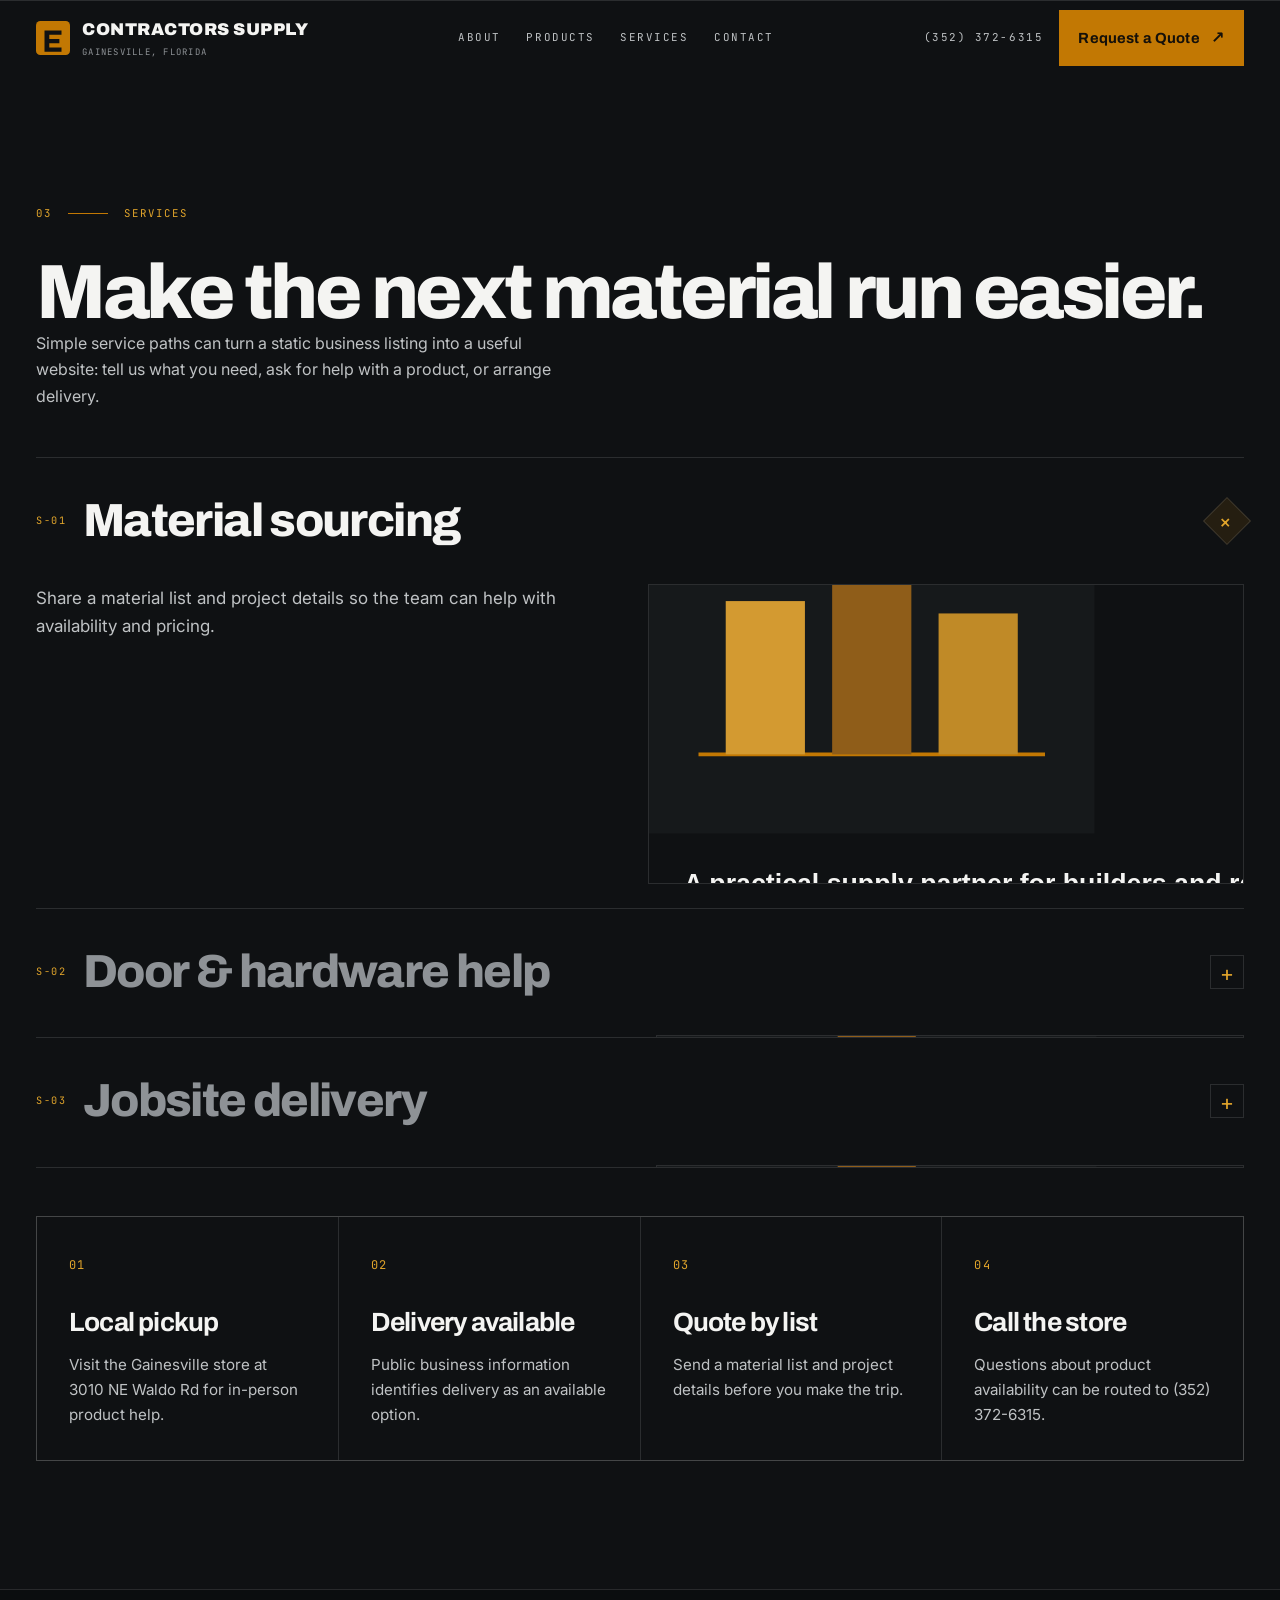
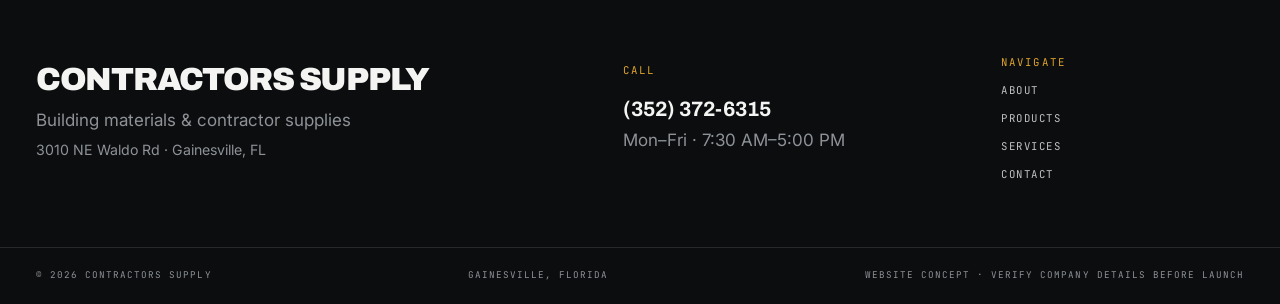
<file: pages/services.html>
<!doctype html><html lang="en"><head><meta charset="UTF-8"/><meta name="viewport" content="width=device-width, initial-scale=1.0"/><meta name="theme-color" content="#0f1113"/><meta name="description" content="Services from Contractors Supply in Gainesville, Florida."/><title>Services | Contractors Supply</title><link rel="preconnect" href="https://fonts.googleapis.com"/><link rel="preconnect" href="https://fonts.gstatic.com" crossorigin/><link href="https://fonts.googleapis.com/css2?family=Archivo:wght@500;600;700;800;900&family=Inter:wght@400;500;600;700&family=JetBrains+Mono:wght@400;500;700&display=swap" rel="stylesheet"/><link rel="stylesheet" href="../css/style.css"/></head><body><header class="navbar scrolled" id="navbar"><div class="container nav-inner"><a class="brand" href="../index.html"><span class="brand-mark"><img src="../assets/logo/mark.svg" alt=""/></span><span><strong>CONTRACTORS SUPPLY</strong><small>Gainesville, Florida</small></span></a><nav class="nav-links" aria-label="Primary navigation"><a href="../index.html#about">About</a><a href="../index.html#products">Products</a><a href="../index.html#services">Services</a><a href="../index.html#contact">Contact</a></nav><div class="nav-actions"><a class="nav-phone" href="tel:+13523726315">(352) 372-6315</a><a class="btn btn-accent" href="../index.html#contact">Request a Quote <span>↗</span></a></div><button class="nav-toggle" id="navToggle" type="button" aria-label="Open navigation" aria-controls="mobileMenu" aria-expanded="false"><span></span><span></span><span></span></button></div><div class="mobile-menu" id="mobileMenu"><a href="../index.html#about">About</a><a href="../index.html#products">Products</a><a href="../index.html#services">Services</a><a href="../index.html#contact">Contact</a><a href="tel:+13523726315">(352) 372-6315</a><a class="btn btn-accent" href="../index.html#contact">Request a Quote <span>↗</span></a></div></header><main class="section" style="padding-top:calc(76px + var(--section-pad));"><div class="container"><div class="section-head"><span class="section-no accent">03</span><span class="section-line"></span><span class="stamp accent">Services</span></div><h1 class="display section-title">Make the next material run easier.</h1><p class="section-intro">Simple service paths can turn a static business listing into a useful website: tell us what you need, ask for help with a product, or arrange delivery.</p><div class="service-list" style="margin-top:3rem"><article class="service-row open"><button class="service-toggle" type="button" aria-expanded="true"><span class="service-no">S-01</span><span class="service-name">Material sourcing</span><span class="service-plus">+</span></button><div class="service-panel"><p>Share a material list and project details so the team can help with availability and pricing.</p><img src="../assets/images/service/building-materials.svg" alt="Building materials concept artwork"/></div></article><article class="service-row"><button class="service-toggle" type="button" aria-expanded="false"><span class="service-no">S-02</span><span class="service-name">Door &amp; hardware help</span><span class="service-plus">+</span></button><div class="service-panel"><p>Organize door, trim, hardware and operating-component questions into one clear request path.</p><img src="../assets/images/products/doors.svg" alt="Doors concept artwork"/></div></article><article class="service-row"><button class="service-toggle" type="button" aria-expanded="false"><span class="service-no">S-03</span><span class="service-name">Jobsite delivery</span><span class="service-plus">+</span></button><div class="service-panel"><p>Request delivery by providing the jobsite location and a preferred delivery window.</p><img src="../assets/images/products/delivery.svg" alt="Delivery concept artwork"/></div></article></div><div class="why-grid" style="margin-top:3rem"><article class="why-card"><span class="why-no accent">01</span><h3>Local pickup</h3><p>Visit the Gainesville store at 3010 NE Waldo Rd for in-person product help.</p></article><article class="why-card"><span class="why-no accent">02</span><h3>Delivery available</h3><p>Public business information identifies delivery as an available option.</p></article><article class="why-card"><span class="why-no accent">03</span><h3>Quote by list</h3><p>Send a material list and project details before you make the trip.</p></article><article class="why-card"><span class="why-no accent">04</span><h3>Call the store</h3><p>Questions about product availability can be routed to (352) 372-6315.</p></article></div></div></main><footer class="footer"><div class="container footer-grid"><div><div class="footer-brand">CONTRACTORS SUPPLY</div><p>Building materials &amp; contractor supplies</p><small>3010 NE Waldo Rd · Gainesville, FL</small></div><div><span class="stamp accent">Call</span><a class="footer-phone" href="tel:+13523726315">(352) 372-6315</a><span>Mon–Fri · 7:30 AM–5:00 PM</span></div><nav class="footer-nav" aria-label="Footer navigation"><span class="stamp accent">Navigate</span><a href="../index.html#about">About</a><a href="../index.html#products">Products</a><a href="../index.html#services">Services</a><a href="../index.html#contact">Contact</a></nav></div><div class="container footer-bottom"><p>© <span id="year"></span> Contractors Supply</p><p>Gainesville, Florida</p><p>Website concept · Verify company details before launch</p></div></footer><script src="../js/script.js?v=2"></script></body></html>
</file>
<file: css/style.css>
:root{
  --basalt:#0f1113;--basalt-2:#15181b;--steel:#22272b;--steel-2:#2d3338;--ivory:#f4f4f2;--muted:#8e9296;--muted-strong:#bfc2c4;--ochre:#c27803;--ochre-2:#e0a42b;--border:rgba(244,244,242,.12);
  --font-heading:'Archivo',system-ui,sans-serif;--font-body:'Inter',system-ui,sans-serif;--font-mono:'JetBrains Mono',ui-monospace,monospace;--maxw:1400px;--gutter:clamp(1.25rem,4vw,2.25rem);--section-pad:clamp(5rem,10vw,9rem)
}
*{box-sizing:border-box;margin:0;padding:0}html{scroll-behavior:smooth;-webkit-text-size-adjust:100%}body{background:var(--basalt);color:var(--ivory);font-family:var(--font-body);font-size:17px;line-height:1.65;-webkit-font-smoothing:antialiased;overflow-x:hidden}body.menu-open{overflow:hidden}img{display:block;max-width:100%;height:auto}a{color:inherit;text-decoration:none}button,input,textarea,select{font:inherit}button{color:inherit}::selection{background:var(--ochre);color:#fff}
.container{width:100%;max-width:var(--maxw);margin-inline:auto;padding-inline:var(--gutter)}.display{font-family:var(--font-heading);font-weight:800;line-height:.98;letter-spacing:-.045em}.accent{color:var(--ochre-2)}.muted{color:var(--muted)}.stamp,.section-no,.card-kicker{font-family:var(--font-mono);font-size:.67rem;letter-spacing:.19em;text-transform:uppercase}.rule{display:inline-block;width:2.5rem;height:1px;background:var(--ochre);vertical-align:middle}.section-line{width:2.5rem;height:1px;background:var(--ochre)}
.btn{display:inline-flex;align-items:center;justify-content:center;gap:.7rem;border:1px solid transparent;padding:.85rem 1.15rem;font-family:var(--font-heading);font-size:.92rem;font-weight:700;letter-spacing:.01em;transition:transform .25s,background .25s,border-color .25s,color .25s}.btn span{font-size:1.1em}.btn:hover{transform:translateY(-2px)}.btn-accent{background:var(--ochre);color:#14100a}.btn-accent:hover{background:var(--ochre-2)}.btn-outline{border-color:rgba(244,244,242,.28);background:transparent}.btn-outline:hover{border-color:var(--ivory);background:rgba(244,244,242,.05)}.btn-lg{padding:1rem 1.35rem}
.navbar{position:fixed;inset:0 0 auto;z-index:50;border-bottom:1px solid transparent;transition:background .3s,border-color .3s,backdrop-filter .3s}.navbar.scrolled{background:rgba(15,17,19,.88);border-color:var(--border);backdrop-filter:blur(18px)}.nav-inner{height:76px;display:flex;align-items:center;justify-content:space-between;gap:1.5rem}.brand{display:flex;align-items:center;gap:.75rem;min-width:0}.brand-mark{display:grid;place-items:center;width:34px;height:34px;flex:none}.brand-mark img{width:100%;height:100%}.brand strong,.brand small{display:block}.brand strong{font-family:var(--font-heading);font-weight:900;letter-spacing:.03em}.brand small{margin-top:.05rem;color:var(--muted);font-family:var(--font-mono);font-size:.56rem;letter-spacing:.14em;text-transform:uppercase}.nav-links{display:flex;gap:1.6rem}.nav-links a,.nav-phone{font-family:var(--font-mono);font-size:.68rem;letter-spacing:.14em;text-transform:uppercase;color:var(--muted-strong);transition:color .2s}.nav-links a:hover,.nav-phone:hover{color:var(--ivory)}.nav-actions{display:flex;align-items:center;gap:1rem}.nav-toggle{display:none;border:0;background:none;width:44px;height:44px;align-items:center;justify-content:center;flex-direction:column;gap:5px}.nav-toggle span{width:22px;height:2px;background:var(--ivory);transition:transform .2s,opacity .2s}.nav-toggle.open span:nth-child(1){transform:translateY(7px) rotate(45deg)}.nav-toggle.open span:nth-child(2){opacity:0}.nav-toggle.open span:nth-child(3){transform:translateY(-7px) rotate(-45deg)}.mobile-menu{display:none;border-top:1px solid var(--border);padding:1rem var(--gutter) 1.5rem;background:rgba(15,17,19,.98)}.mobile-menu.open{display:flex;flex-direction:column;gap:1rem}.mobile-menu a:not(.btn){font-family:var(--font-mono);font-size:.75rem;letter-spacing:.12em;text-transform:uppercase;color:var(--muted-strong)}
.hero{padding-top:76px;min-height:100svh;display:grid;align-items:stretch}.hero-grid{display:grid;grid-template-columns:1fr}.hero-copy{padding-block:clamp(5rem,11vw,9rem)}.eyebrow{display:flex;align-items:center;gap:1rem;margin-bottom:1.5rem;font-family:var(--font-mono);font-size:.7rem;letter-spacing:.18em;text-transform:uppercase;color:var(--ochre-2)}.hero h1{font-size:clamp(3.2rem,8vw,7rem);max-width:9ch}.lead{margin-top:2rem;max-width:40ch;color:var(--muted-strong);font-size:1.08rem}.hero-actions{display:flex;flex-wrap:wrap;gap:.75rem;margin-top:2.3rem}.hero-meta{display:grid;grid-template-columns:repeat(2,minmax(0,1fr));max-width:520px;margin-top:4rem;border-top:1px solid var(--border)}.hero-meta div{padding:1rem 1rem 0 0;border-right:1px solid var(--border)}.hero-meta div+div{padding-left:1rem;border-right:0}.hero-meta span,.hero-meta strong{display:block}.hero-meta span{font-family:var(--font-mono);font-size:.62rem;letter-spacing:.16em;text-transform:uppercase;color:var(--muted)}.hero-meta strong{margin-top:.35rem;font-family:var(--font-heading);font-size:1rem}.hero-media{position:relative;min-height:600px;overflow:hidden;border-left:1px solid var(--border);background:var(--basalt-2)}.hero-media img{width:100%;height:100%;object-fit:cover;position:absolute;inset:0}.hero-media::after{content:"";position:absolute;inset:0;background:linear-gradient(180deg,transparent 35%,rgba(15,17,19,.85) 100%)}.hero-media-content{position:absolute;left:1.5rem;right:1.5rem;bottom:1.5rem;z-index:1;display:flex;align-items:flex-end;justify-content:space-between;gap:1rem}.hero-media-content .stamp{color:var(--ivory)}.media-note{max-width:31ch;color:rgba(244,244,242,.7);font-family:var(--font-mono);font-size:.62rem;letter-spacing:.08em;text-transform:uppercase;text-align:right}
.trust-bar{border-block:1px solid var(--border);background:#111315}.trust-grid{display:grid;grid-template-columns:1fr}.trust-item{padding:1.7rem 0;display:grid;gap:.35rem;border-bottom:1px solid var(--border)}.trust-item:last-child{border-bottom:0}.trust-item strong{font-family:var(--font-heading);font-size:1.2rem;letter-spacing:-.02em}.trust-item .muted{font-size:.83rem}
.section{padding-block:var(--section-pad);border-top:1px solid var(--border)}.section-dark{background:var(--basalt-2)}.section-muted{background:#121416}.section-head{display:flex;align-items:center;gap:1rem;margin-bottom:2rem}.split-heading{display:grid;grid-template-columns:1fr;gap:1.25rem}.section-title{font-size:clamp(2.4rem,6vw,5rem)}.split-heading .display{font-size:clamp(2.6rem,6vw,5.2rem);max-width:13ch}.section-intro{max-width:54ch;color:var(--muted-strong);font-size:1rem}.about-grid{display:grid;grid-template-columns:1fr;gap:1rem;margin-top:3rem}.about-copy{display:grid;gap:1rem;max-width:68ch}.about-copy p{color:var(--muted-strong);font-size:1.08rem}.license-card{padding:1.75rem;border:1px solid var(--border);background:linear-gradient(135deg,rgba(194,120,3,.09),rgba(255,255,255,.015))}.license-person{font-family:var(--font-heading);font-size:2rem;font-weight:800;letter-spacing:-.04em;margin:.8rem 0 1.5rem}.license-card dl{display:grid;gap:.85rem}.license-card dl div{display:flex;justify-content:space-between;gap:1rem;padding-top:.75rem;border-top:1px solid var(--border)}.license-card dt{font-family:var(--font-mono);font-size:.62rem;letter-spacing:.14em;text-transform:uppercase;color:var(--muted)}.license-card dd{text-align:right;font-size:.82rem;color:var(--muted-strong)}
.service-list{margin-top:3rem;border-top:1px solid var(--border)}.service-row{border-bottom:1px solid var(--border)}.service-toggle{width:100%;display:grid;grid-template-columns:auto 1fr auto;align-items:center;gap:1rem;padding:1.55rem 0;border:0;background:none;text-align:left;cursor:pointer}.service-no{font-family:var(--font-mono);font-size:.64rem;letter-spacing:.17em;color:var(--ochre-2)}.service-name{font-family:var(--font-heading);font-size:clamp(1.7rem,4vw,2.9rem);font-weight:800;letter-spacing:-.035em;color:var(--muted);transition:color .2s}.service-toggle:hover .service-name,.service-row.open .service-name{color:var(--ivory)}.service-plus{width:34px;height:34px;display:grid;place-items:center;border:1px solid var(--border);color:var(--ochre-2);font-size:1.35rem;transition:transform .2s,background .2s}.service-row.open .service-plus{transform:rotate(45deg);background:rgba(194,120,3,.12)}.service-panel{display:grid;grid-template-rows:0fr;grid-template-columns:1fr;overflow:hidden;transition:grid-template-rows .35s ease}.service-row.open .service-panel{grid-template-rows:1fr;gap:1rem;padding:0 0 1.5rem}.service-panel>p,.service-panel>img{min-height:0;overflow:hidden}.service-panel p{max-width:64ch;color:var(--muted-strong)}.service-panel img{width:100%;max-height:340px;object-fit:cover;border:1px solid var(--border)}

.product-grid{display:grid;grid-template-columns:1fr;gap:1rem;margin-top:3rem}.product-card{border:1px solid var(--border);background:var(--basalt-2);overflow:hidden;transition:transform .25s,border-color .25s}.product-card:hover{transform:translateY(-4px);border-color:rgba(194,120,3,.55)}.product-card>img{width:100%;aspect-ratio:1.42;object-fit:cover}.product-card-body{padding:1.4rem}.product-card h3{margin-top:.75rem;font-family:var(--font-heading);font-size:1.55rem;line-height:1.04;letter-spacing:-.03em}.product-card p{margin-top:.75rem;color:var(--muted-strong);font-size:.92rem}.text-link,.inline-link{color:var(--ochre-2);font-weight:700}.text-link{display:inline-flex;gap:.45rem;margin-top:1.1rem;font-family:var(--font-mono);font-size:.67rem;letter-spacing:.1em;text-transform:uppercase}.text-link:hover,.inline-link:hover{color:var(--ivory)}.quote-strip{display:flex;align-items:center;justify-content:space-between;gap:2rem;margin-top:1rem;padding:1.7rem;border:1px solid var(--border);background:linear-gradient(135deg,rgba(194,120,3,.09),rgba(255,255,255,.015))}.quote-strip h3{margin-top:.55rem;font-family:var(--font-heading);font-size:clamp(1.7rem,3vw,2.5rem);line-height:1.02;letter-spacing:-.035em;max-width:18ch}.quote-strip p{margin-top:.7rem;color:var(--muted-strong);max-width:60ch}.quote-strip .btn{flex:0 0 auto}.inline-link{transition:color .2s}
@media (min-width:640px){.product-grid{grid-template-columns:1fr 1fr}}
@media (min-width:1100px){.product-grid{grid-template-columns:repeat(3,1fr)}}
@media (max-width:819px){.quote-strip{align-items:flex-start;flex-direction:column}.quote-strip .btn{width:100%}}

.project-grid{display:grid;grid-template-columns:1fr;gap:1rem;margin-top:3rem}.project-card{border:1px solid var(--border);background:var(--basalt-2);overflow:hidden;transition:transform .25s,border-color .25s}.project-card:hover{transform:translateY(-4px);border-color:rgba(194,120,3,.55)}.project-card>img{width:100%;aspect-ratio:1.42;object-fit:cover}.project-card-body{padding:1.4rem}.project-card h3{margin-top:.75rem;font-family:var(--font-heading);font-size:1.55rem;line-height:1.04;letter-spacing:-.03em}.project-card p{margin-top:.75rem;color:var(--muted-strong);font-size:.92rem}
.why-grid{display:grid;grid-template-columns:1fr;gap:1px;background:var(--border);border:1px solid var(--border);margin-top:3rem}.why-card{background:var(--basalt);padding:2rem;transition:background .25s}.why-card:hover{background:var(--steel)}.why-no{font-family:var(--font-mono);font-size:.75rem;letter-spacing:.12em}.why-card h3{margin-top:2rem;font-family:var(--font-heading);font-size:1.65rem;line-height:1.05;letter-spacing:-.03em}.why-card p{margin-top:1rem;color:var(--muted-strong);font-size:.95rem}
.contact-section{background:linear-gradient(180deg,#15181b 0%,#0f1113 100%)}.contact-grid{display:grid;grid-template-columns:1fr;gap:3rem}.contact-copy h2{font-size:clamp(3rem,7vw,6.2rem);max-width:9ch}.contact-details{display:grid;gap:1.5rem;margin-top:3rem}.contact-details>div,.contact-details>a{display:grid;gap:.3rem}.contact-details strong{font-family:var(--font-heading);font-size:1.4rem;letter-spacing:-.02em}.quote-form{padding:1.4rem;border:1px solid var(--border);background:rgba(255,255,255,.02)}.form-heading{display:flex;justify-content:space-between;gap:1rem;align-items:flex-end;margin-bottom:1.5rem}.form-heading p{max-width:22ch;color:var(--muted);font-size:.78rem;text-align:right}.form-grid{display:grid;grid-template-columns:1fr;gap:1rem}.quote-form label{display:grid;gap:.45rem}.quote-form label>span{font-family:var(--font-mono);font-size:.62rem;letter-spacing:.14em;text-transform:uppercase;color:var(--muted)}.quote-form input,.quote-form textarea,.quote-form select{width:100%;border:1px solid var(--border);background:#0c0e10;color:var(--ivory);padding:.9rem 1rem;outline:none;transition:border-color .2s,background .2s}.quote-form textarea{resize:vertical;min-height:140px}.quote-form input:focus,.quote-form textarea:focus,.quote-form select:focus{border-color:var(--ochre);background:#111416}.form-status{margin-top:1rem;min-height:1.5em;color:var(--ochre-2);font-size:.9rem}
.footer{border-top:1px solid var(--border);background:#0b0d0f}.footer-grid{display:grid;grid-template-columns:1fr;gap:2rem;padding-block:4rem}.footer-brand{font-family:var(--font-heading);font-size:2rem;font-weight:900;letter-spacing:-.04em}.footer-grid p,.footer-grid small,.footer-grid span:not(.stamp){color:var(--muted)}.footer-grid small{display:block;margin-top:.2rem}.footer-phone{display:block;margin-top:.65rem;font-family:var(--font-heading);font-size:1.3rem;font-weight:700}.footer-nav{display:flex;flex-direction:column;gap:.65rem}.footer-nav a{font-family:var(--font-mono);font-size:.67rem;letter-spacing:.14em;text-transform:uppercase;color:var(--muted-strong)}.footer-nav a:hover{color:var(--ivory)}.footer-bottom{display:flex;flex-direction:column;gap:.4rem;padding-block:1.25rem;border-top:1px solid var(--border);color:var(--muted);font-family:var(--font-mono);font-size:.58rem;letter-spacing:.11em;text-transform:uppercase}
.demo-ribbon{position:fixed;right:.7rem;bottom:.7rem;z-index:40;padding:.45rem .65rem;border:1px solid rgba(194,120,3,.55);background:rgba(15,17,19,.9);color:var(--ochre-2);font-family:var(--font-mono);font-size:.56rem;letter-spacing:.12em;text-transform:uppercase;backdrop-filter:blur(10px)}
.reveal{opacity:0;transform:translateY(22px);transition:opacity .7s ease,transform .7s ease}.reveal.is-visible{opacity:1;transform:none}.nav-phone:focus-visible,.nav-links a:focus-visible,.btn:focus-visible,.service-toggle:focus-visible,.mobile-menu a:focus-visible{outline:2px solid var(--ochre-2);outline-offset:4px}
@media (min-width:640px){.trust-grid{grid-template-columns:repeat(3,1fr)}.trust-item{padding:2rem 1.4rem;border-right:1px solid var(--border);border-bottom:0}.trust-item:first-child{padding-left:0}.trust-item:last-child{border-right:0;padding-right:0}.project-grid{grid-template-columns:1fr 1fr}.why-grid{grid-template-columns:1fr 1fr}.footer-grid{grid-template-columns:1.5fr 1fr 1fr}.footer-bottom{flex-direction:row;justify-content:space-between;align-items:center}}
@media (min-width:820px){.hero-grid{grid-template-columns:1fr 1fr}.hero-media{min-height:calc(100svh - 76px)}.split-heading{grid-template-columns:1.1fr .75fr;align-items:end}.about-grid{grid-template-columns:1.25fr .75fr}.contact-grid{grid-template-columns:1fr 1fr;align-items:start}.form-grid{grid-template-columns:1fr 1fr}.form-grid .full{grid-column:1/-1}}
@media (max-width:819px){.nav-links,.nav-actions{display:none}.nav-toggle{display:flex}.hero-media{min-height:58vh}.media-note{display:none}}
@media (min-width:1100px){.hero-copy{padding-right:2rem}.project-grid{grid-template-columns:repeat(4,1fr)}.why-grid{grid-template-columns:repeat(4,1fr)}.service-panel{grid-template-columns:1fr 1fr;gap:2rem}.service-row.open .service-panel{grid-template-rows:1fr;grid-template-columns:1fr 1fr}.service-panel img{max-height:300px}.footer-grid{grid-template-columns:1.6fr 1fr .7fr}}
@media (prefers-reduced-motion:reduce){html{scroll-behavior:auto}.reveal{opacity:1;transform:none;transition:none}.btn,.project-card,.service-plus{transition:none}}
</file>
